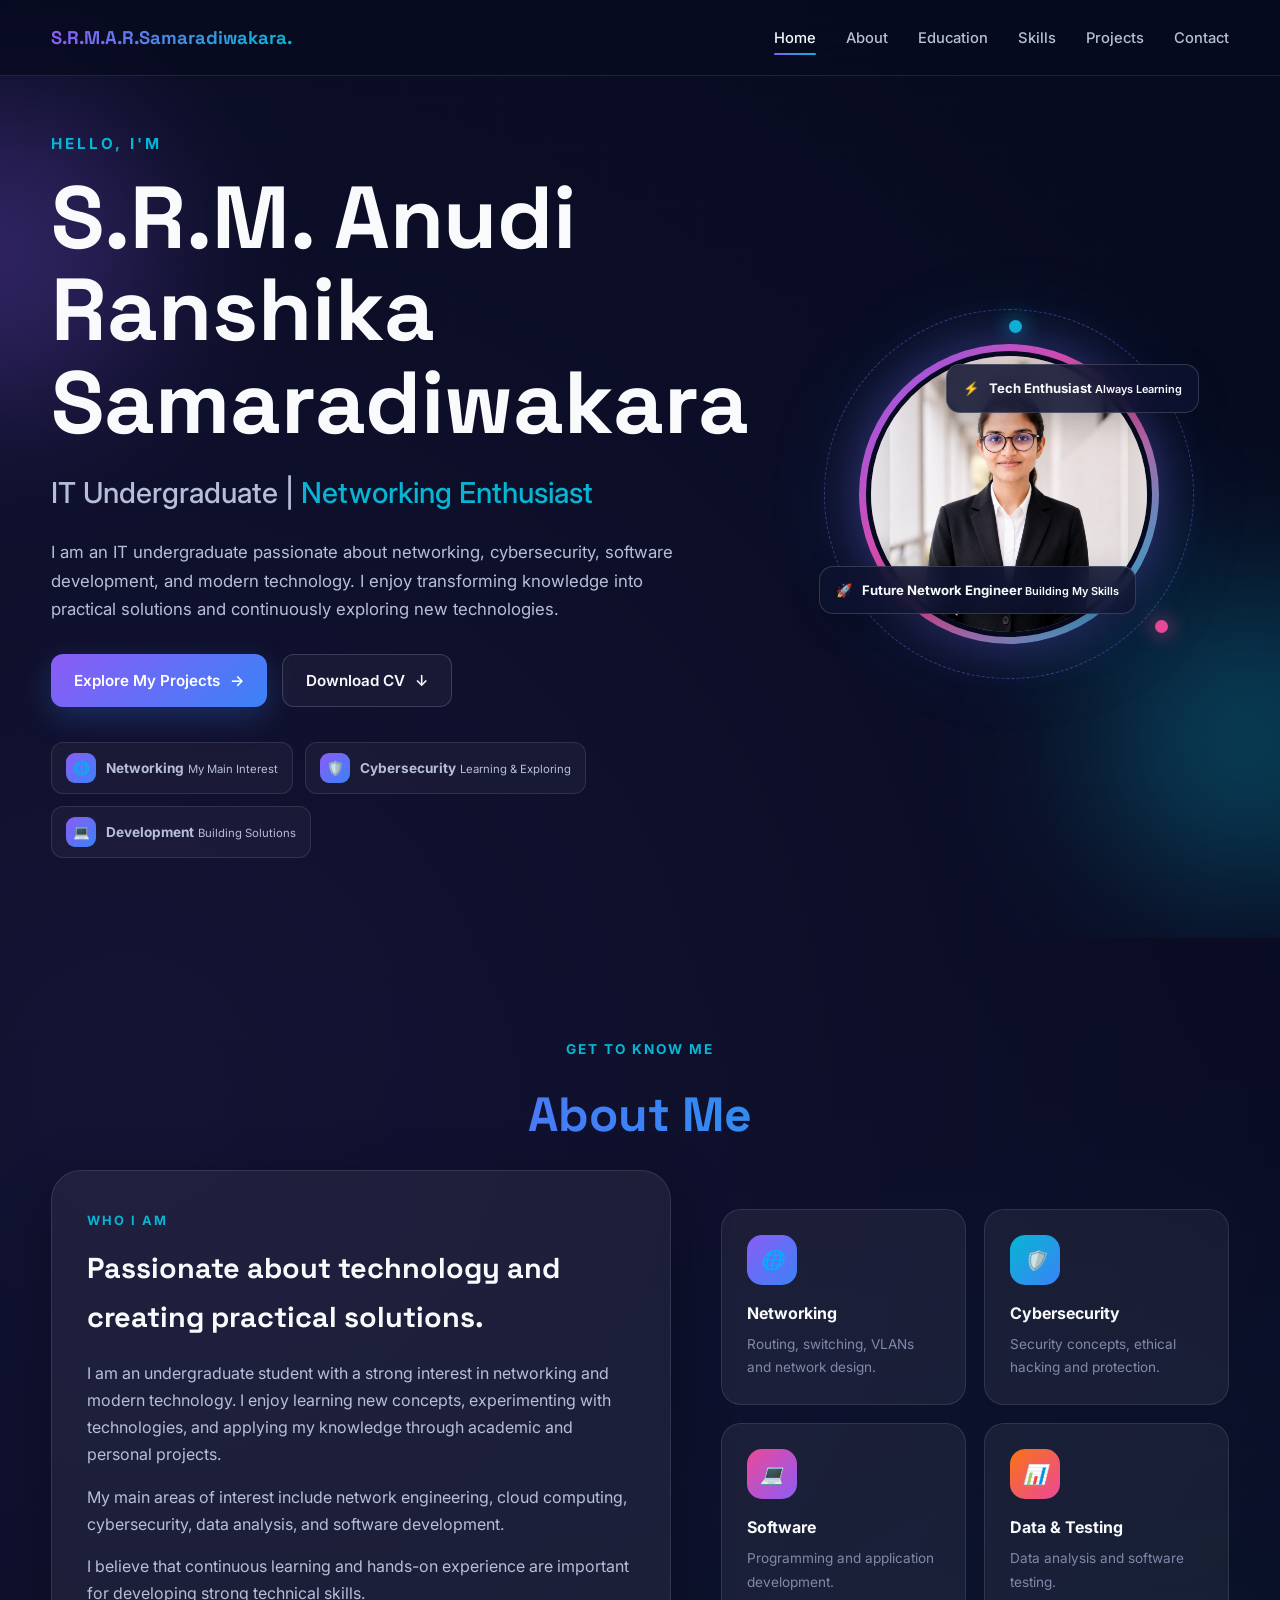
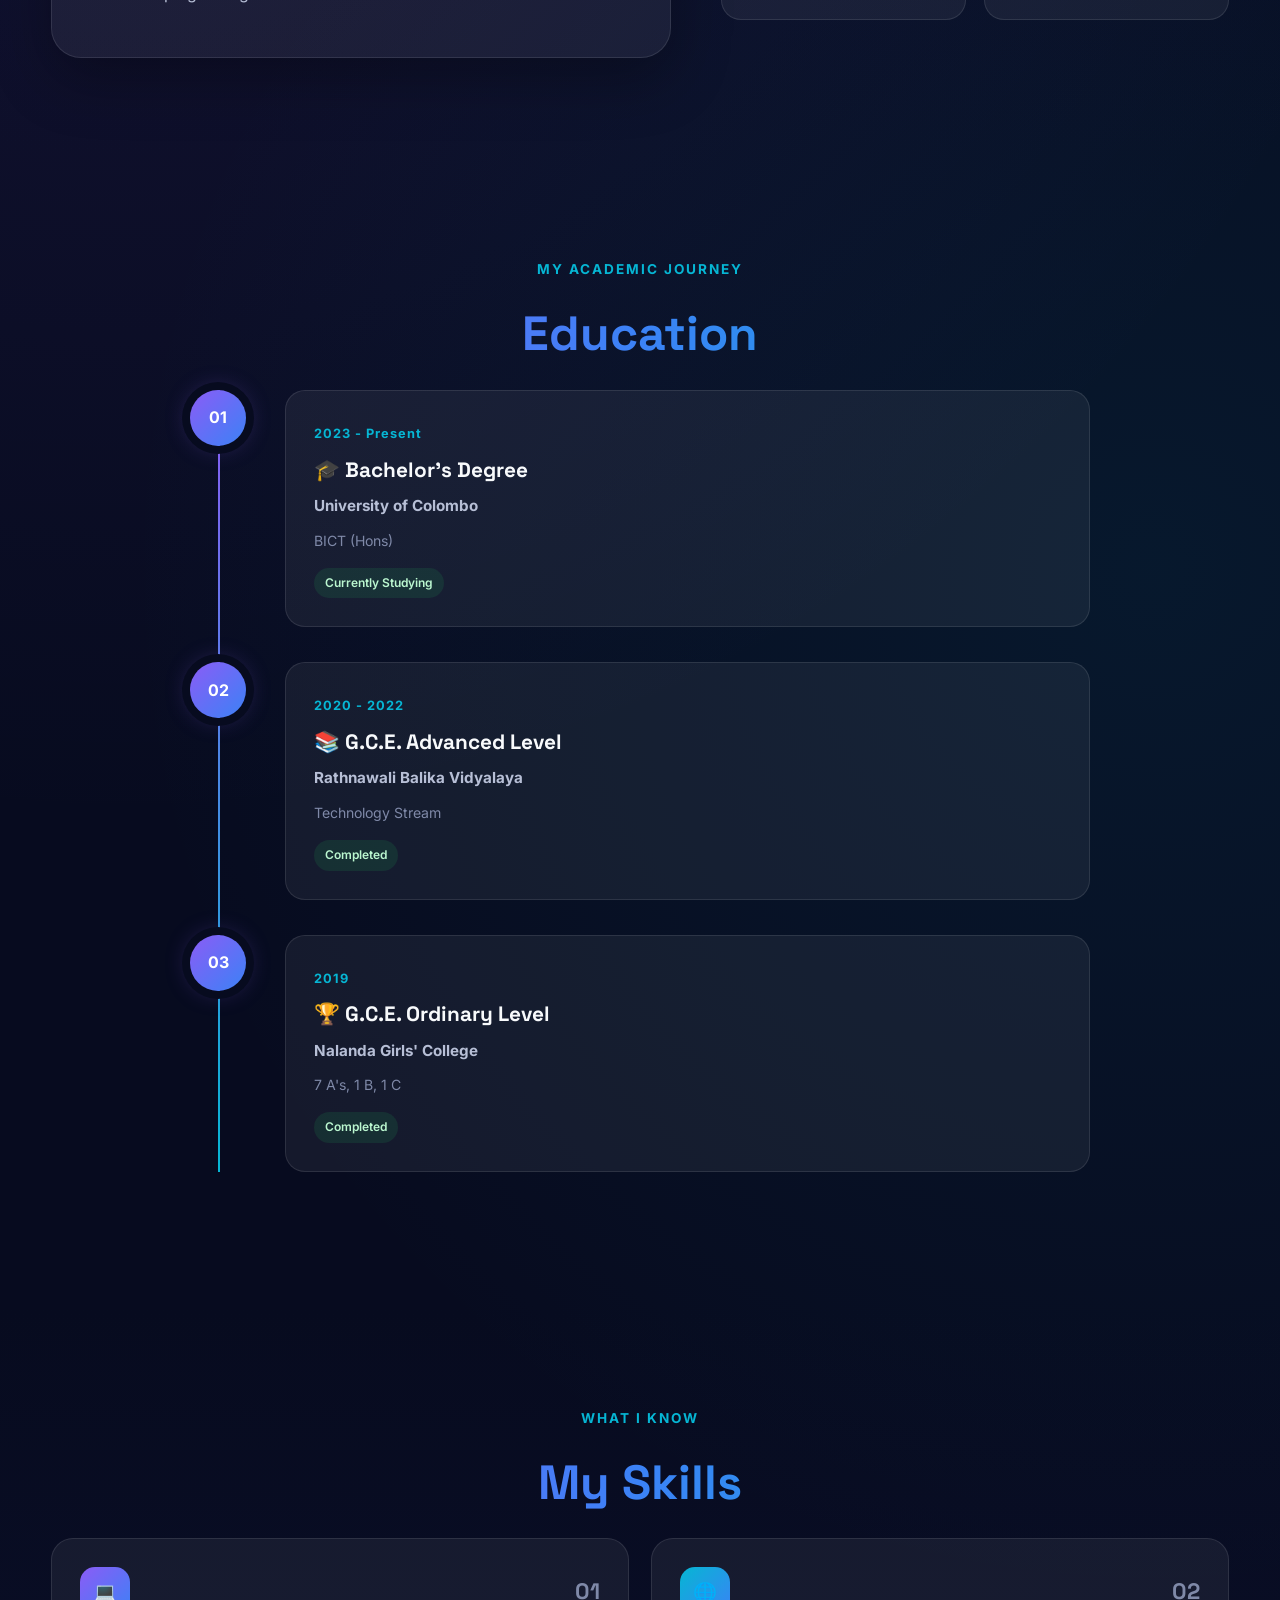
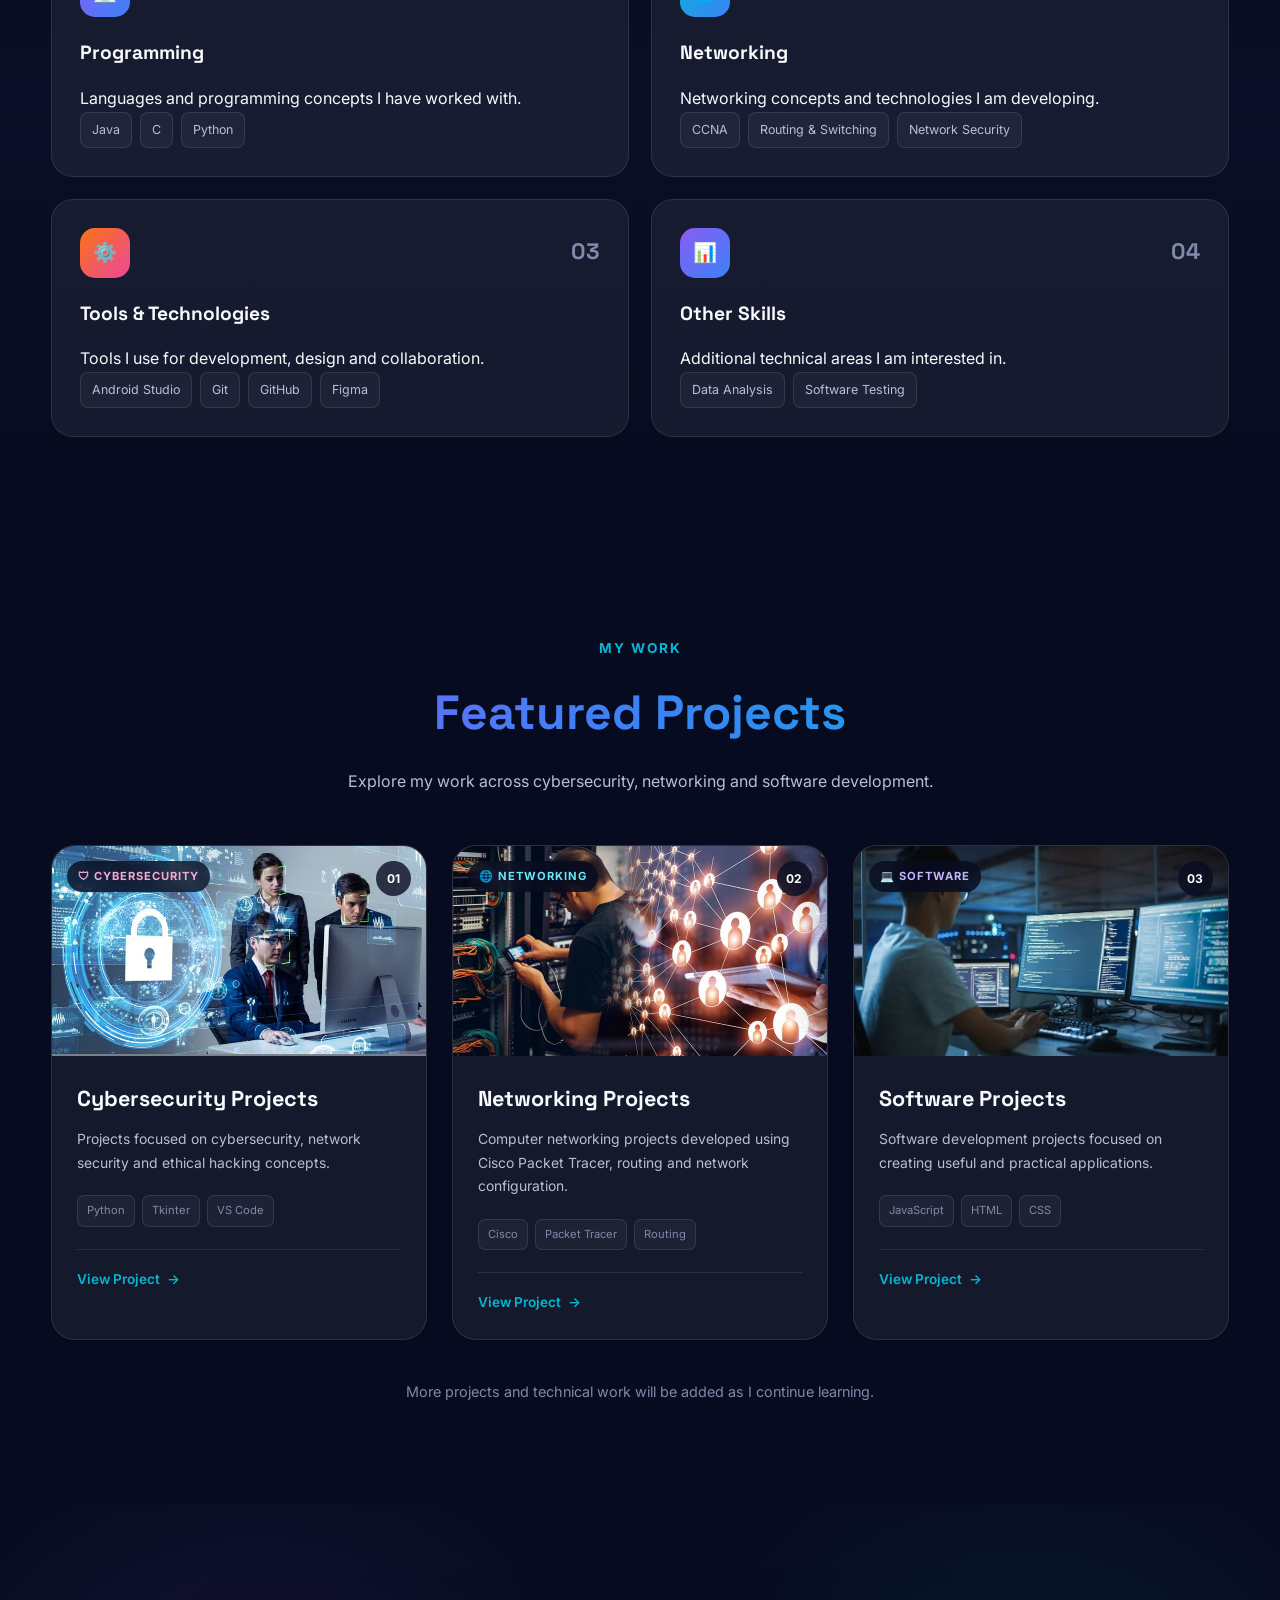
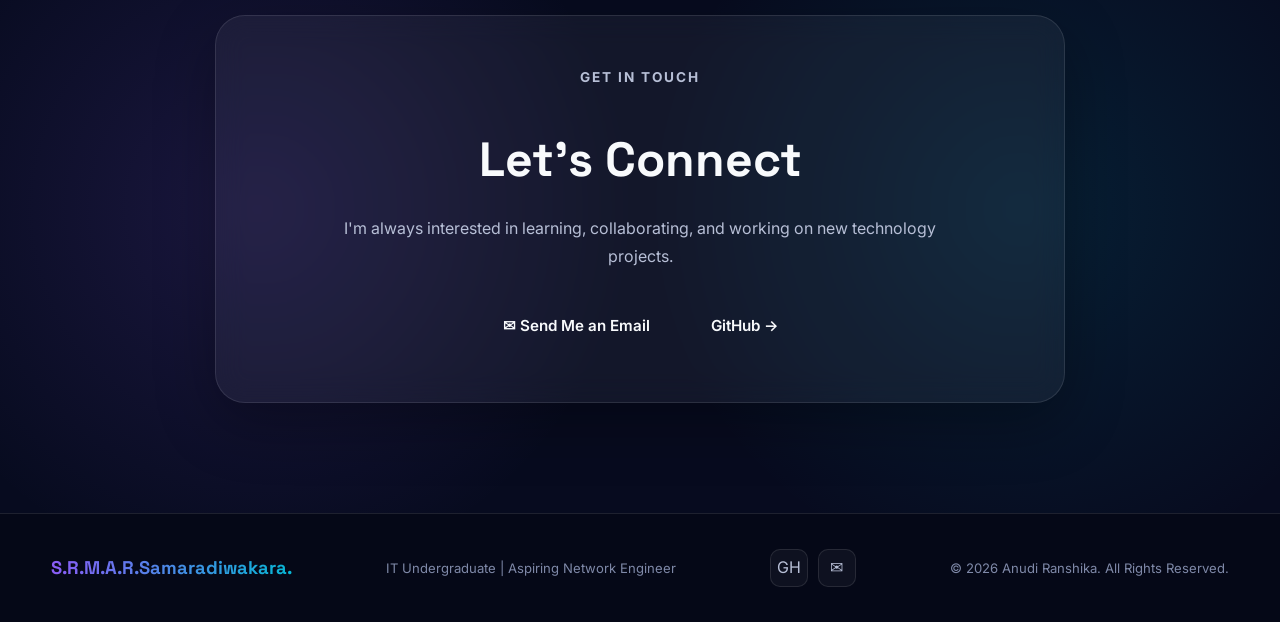
<file: index.html>
<!DOCTYPE html>
<html lang="en">

<head>

    <!-- ================= BASIC SETTINGS ================= -->

    <meta charset="UTF-8">
    <meta name="viewport" content="width=device-width, initial-scale=1.0">

    <meta name="description"
        content="Portfolio of S.R.M. Anudi Ranshika Samaradiwakara - IT Undergraduate and Aspiring Network Engineer.">

    <meta name="keywords"
        content="Anudi Ranshika, IT Undergraduate, Networking, Cybersecurity, Software Development, Portfolio">

    <meta name="author" content="S.R.M. Anudi Ranshika Samaradiwakara">

    <title>S.R.M. Anudi Ranshika Samaradiwakara | Portfolio</title>


    <!-- ================= GOOGLE FONT ================= -->

    <link rel="preconnect" href="https://fonts.googleapis.com">

    <link rel="preconnect" href="https://fonts.gstatic.com" crossorigin>

    <link href="https://fonts.googleapis.com/css2?family=Inter:wght@400;500;600;700;800&family=Space+Grotesk:wght@500;600;700&display=swap"
        rel="stylesheet">


    <!-- ================= CSS ================= -->

    <link rel="stylesheet" href="css/style.css">

</head>


<body>


    <!-- ==================================================
         NAVIGATION
    ================================================== -->

    <header class="header">

        <nav class="navbar">

            <!-- Logo -->

            <a href="#home" class="logo">
                S.R.M.A.R.Samaradiwakara.
            </a>


            <!-- Mobile menu button -->

            <button class="menu-toggle" aria-label="Open navigation menu">
                ☰
            </button>


            <!-- Navigation links -->

            <ul class="nav-links">

                <li><a href="#home" class="active">Home</a></li>
                <li><a href="#about">About</a></li>
                <li><a href="#education">Education</a></li>
                <li><a href="#skills">Skills</a></li>
                <li><a href="#projects">Projects</a></li>
                <li><a href="#contact">Contact</a></li>

            </ul>

        </nav>

    </header>



    <!-- ==================================================
         MAIN CONTENT
    ================================================== -->

    <main>


        <!-- ==================================================
             HERO SECTION
        ================================================== -->

        <section id="home" class="hero">


            <!-- Decorative background elements -->

            <div class="hero-glow glow-one"></div>

            <div class="hero-glow glow-two"></div>

            <div class="hero-grid"></div>


            <div class="container">

                <div class="hero-content">


                    <!-- Hero text column -->

                    <div class="hero-text">

                        <p class="small-title">
                            HELLO, I'M
                        </p>


                        <h1>
                            S.R.M. Anudi Ranshika Samaradiwakara
                        </h1>


                        <h2>
                            IT Undergraduate
                            <span>|</span>
                            <span class="typing-text">Networking Enthusiast</span>
                        </h2>


                        <p class="hero-description">

                            I am an IT undergraduate passionate about
                            networking, cybersecurity, software development,
                            and modern technology. I enjoy transforming
                            knowledge into practical solutions and continuously
                            exploring new technologies.

                        </p>


                        <!-- Hero buttons -->

                        <div class="hero-buttons">

                            <a href="#projects" class="btn btn-primary">
                                Explore My Projects
                                <span>→</span>
                            </a>


                           <a href="documents/Intern%20CV.pdf"
                               class="btn btn-outline"
                               target="_blank">

                                Download CV
                                <span>↓</span>

                            </a>

                        </div>


                        <!-- Quick information -->

                        <div class="hero-info">

                            <div class="info-item">

                                <span class="info-icon">🌐</span>

                                <div>
                                    <strong>Networking</strong>
                                    <small>My Main Interest</small>
                                </div>

                            </div>


                            <div class="info-item">

                                <span class="info-icon">🛡️</span>

                                <div>
                                    <strong>Cybersecurity</strong>
                                    <small>Learning & Exploring</small>
                                </div>

                            </div>


                            <div class="info-item">

                                <span class="info-icon">💻</span>

                                <div>
                                    <strong>Development</strong>
                                    <small>Building Solutions</small>
                                </div>

                            </div>

                        </div>

                    </div>



                    <!-- ==================================================
                         PROFILE IMAGE
                    ================================================== -->

                    <div class="hero-image">


                        <!-- Decorative orbit ring -->

                        <div class="image-orbit"></div>


                        <div class="profile-wrapper">


                            <div class="profile-circle">

                                <img src="images/profile.jpeg"
                                     alt="Profile photo of Anudi Ranshika">

                            </div>


                            <!-- Floating badges -->

                            <div class="floating-card card-top">

                                <span>⚡</span>

                                <div>
                                    <strong>Tech Enthusiast</strong>
                                    <small>Always Learning</small>
                                </div>

                            </div>


                            <div class="floating-card card-bottom">

                                <span>🚀</span>

                                <div>
                                    <strong>Future Network Engineer</strong>
                                    <small>Building My Skills</small>
                                </div>

                            </div>

                        </div>

                    </div>

                </div>

            </div>

        </section>



        <!-- ==================================================
             ABOUT SECTION
        ================================================== -->

        <section id="about" class="about reveal">

            <div class="container">

                <p class="section-label">GET TO KNOW ME</p>
                <h2 class="section-title">About Me</h2>


                <div class="about-grid">


                    <!-- About text -->

                    <div class="about-content">


                        <div class="about-label">
                            WHO I AM
                        </div>


                        <h3>
                            Passionate about
                            <span>technology</span>
                            and creating practical solutions.
                        </h3>


                        <p>

                            I am an undergraduate student with a strong
                            interest in networking and modern technology.
                            I enjoy learning new concepts, experimenting
                            with technologies, and applying my knowledge
                            through academic and personal projects.

                        </p>


                        <p>

                            My main areas of interest include network
                            engineering, cloud computing, cybersecurity,
                            data analysis, and software development.

                        </p>


                        <p>

                            I believe that continuous learning and
                            hands-on experience are important for
                            developing strong technical skills.

                        </p>


                    </div>



                    <!-- About highlights -->

                    <div class="about-highlights">


                        <div class="highlight-card">
                            <i>🌐</i>
                            <h4>Networking</h4>
                            <p>Routing, switching, VLANs and network design.</p>
                        </div>


                        <div class="highlight-card">
                            <i>🛡️</i>
                            <h4>Cybersecurity</h4>
                            <p>Security concepts, ethical hacking and protection.</p>
                        </div>


                        <div class="highlight-card">
                            <i>💻</i>
                            <h4>Software</h4>
                            <p>Programming and application development.</p>
                        </div>


                        <div class="highlight-card">
                            <i>📊</i>
                            <h4>Data & Testing</h4>
                            <p>Data analysis and software testing.</p>
                        </div>


                    </div>

                </div>

            </div>

        </section>



        <!-- ==================================================
             EDUCATION SECTION
        ================================================== -->

        <section id="education" class="section reveal">

            <div class="container">

                <p class="section-label">MY ACADEMIC JOURNEY</p>
                <h2 class="section-title">Education</h2>


                <div class="education-container">


                    <!-- University -->

                    <div class="education-card">

                        <div class="education-number">01</div>

                        <div class="education-content">

                            <span class="education-year">2023 - Present</span>

                            <h3>🎓 Bachelor's Degree</h3>
                            <h4>University of Colombo</h4>
                            <p>BICT (Hons)</p>

                            <span class="education-status">Currently Studying</span>

                        </div>

                    </div>



                    <!-- Advanced Level -->

                    <div class="education-card">

                        <div class="education-number">02</div>

                        <div class="education-content">

                            <span class="education-year">2020 - 2022</span>

                            <h3>📚 G.C.E. Advanced Level</h3>
                            <h4>Rathnawali Balika Vidyalaya</h4>
                            <p>Technology Stream</p>

                            <span class="education-status">Completed</span>

                        </div>

                    </div>



                    <!-- Ordinary Level -->

                    <div class="education-card">

                        <div class="education-number">03</div>

                        <div class="education-content">

                            <span class="education-year">2019</span>

                            <h3>🏆 G.C.E. Ordinary Level</h3>
                            <h4>Nalanda Girls' College</h4>
                            <p>7 A's, 1 B, 1 C</p>

                            <span class="education-status">Completed</span>

                        </div>

                    </div>

                </div>

            </div>

        </section>



        <!-- ==================================================
             SKILLS SECTION
        ================================================== -->

        <section id="skills" class="skills reveal">

            <div class="container">

                <p class="section-label">WHAT I KNOW</p>
                <h2 class="section-title">My Skills</h2>


                <div class="skills-grid">


                    <!-- Programming -->

                    <div class="skill-card">

                        <div class="skill-top">
                            <div class="skill-icon">💻</div>
                            <span class="skill-number">01</span>
                        </div>

                        <h3>Programming</h3>

                        <p>Languages and programming concepts I have worked with.</p>

                        <ul class="skill-list">
                            <li>Java</li>
                            <li>C</li>
                            <li>Python</li>
                        </ul>

                    </div>



                    <!-- Networking -->

                    <div class="skill-card networking">

                        <div class="skill-top">
                            <div class="skill-icon">🌐</div>
                            <span class="skill-number">02</span>
                        </div>

                        <h3>Networking</h3>

                        <p>Networking concepts and technologies I am developing.</p>

                        <ul class="skill-list">
                            <li>CCNA</li>
                            <li>Routing & Switching</li>
                            <li>Network Security</li>
                        </ul>

                    </div>



                    <!-- Tools -->

                    <div class="skill-card tools">

                        <div class="skill-top">
                            <div class="skill-icon">⚙️</div>
                            <span class="skill-number">03</span>
                        </div>

                        <h3>Tools & Technologies</h3>

                        <p>Tools I use for development, design and collaboration.</p>

                        <ul class="skill-list">
                            <li>Android Studio</li>
                            <li>Git</li>
                            <li>GitHub</li>
                            <li>Figma</li>
                        </ul>

                    </div>



                    <!-- Other -->

                    <div class="skill-card">

                        <div class="skill-top">
                            <div class="skill-icon">📊</div>
                            <span class="skill-number">04</span>
                        </div>

                        <h3>Other Skills</h3>

                        <p>Additional technical areas I am interested in.</p>

                        <ul class="skill-list">
                            <li>Data Analysis</li>
                            <li>Software Testing</li>
                        </ul>

                    </div>

                </div>

            </div>

        </section>



        <!-- ==================================================
             PROJECTS SECTION
        ================================================== -->

        <section id="projects" class="projects reveal">

            <div class="container">

                <p class="section-label">MY WORK</p>
                <h2 class="section-title">Featured Projects</h2>

                <p class="section-description">
                    Explore my work across cybersecurity,
                    networking and software development.
                </p>


                <div class="projects-grid">


                    <!-- =========================================
                         CYBERSECURITY
                    ========================================= -->

                    <div class="project-card cybersecurity">

                        <div class="project-image">

                            <img src="images/cybersecurity.jpg"
                                 alt="Cybersecurity Project">

                            <div class="project-category">🛡 CYBERSECURITY</div>
                            <div class="project-number">01</div>

                        </div>


                        <div class="project-content">

                            <h3>Cybersecurity Projects</h3>

                            <p>
                                Projects focused on cybersecurity,
                                network security and ethical hacking
                                concepts.
                            </p>

                            <div class="project-technologies">
                                <span>Python</span>
                                <span>Tkinter</span>
                                <span>VS Code</span>
                            </div>

                            <div class="project-footer">
                                <a href="cyber_projects.html" class="project-link">
                                    View Project <span>→</span>
                                </a>
                            </div>

                        </div>

                    </div>



                    <!-- =========================================
                         NETWORKING
                    ========================================= -->

                    <div class="project-card networking">

                        <div class="project-image">

                            <img src="images/networking.jpg"
                                 alt="Networking Project">

                            <div class="project-category">🌐 NETWORKING</div>
                            <div class="project-number">02</div>

                        </div>


                        <div class="project-content">

                            <h3>Networking Projects</h3>

                            <p>
                                Computer networking projects
                                developed using Cisco Packet Tracer,
                                routing and network configuration.
                            </p>

                            <div class="project-technologies">
                                <span>Cisco</span>
                                <span>Packet Tracer</span>
                                <span>Routing</span>
                            </div>

                            <div class="project-footer">
                                <a href="networking.html" class="project-link">
                                    View Project <span>→</span>
                                </a>
                            </div>

                        </div>

                    </div>



                    <!-- =========================================
                         SOFTWARE
                    ========================================= -->

                    <div class="project-card software">

                        <div class="project-image">

                            <img src="images/software.jpg"
                                 alt="Software Development Project">

                            <div class="project-category">💻 SOFTWARE</div>
                            <div class="project-number">03</div>

                        </div>


                        <div class="project-content">

                            <h3>Software Projects</h3>

                            <p>
                                Software development projects
                                focused on creating useful and
                                practical applications.
                            </p>

                            <div class="project-technologies">
                                <span>JavaScript</span>
                                <span>HTML</span>
                                <span>CSS</span>
                            </div>

                            <div class="project-footer">
                                <a href="software.html" class="project-link">
                                    View Project <span>→</span>
                                </a>
                            </div>

                        </div>

                    </div>

                </div>


                <!-- Project message -->

                <p class="projects-note">
                    More projects and technical work
                    will be added as I continue learning.
                </p>

            </div>

        </section>



        <!-- ==================================================
             CONTACT SECTION
        ================================================== -->

        <section id="contact" class="contact reveal">

            <div class="contact-background"></div>

            <div class="container">

                <div class="contact-content">

                    <p class="section-label">GET IN TOUCH</p>
                    <h2>Let's Connect</h2>

                    <p>
                        I'm always interested in learning,
                        collaborating, and working on new
                        technology projects.
                    </p>

                    <div class="contact-buttons">

  <a href="https://mail.google.com/mail/u/0/?view=cm&fs=1&to=anudiranshika02@gmail.com"
   class="btn primary-btn"
   target="_blank"
   rel="noopener noreferrer">
    ✉ Send Me an Email
</a>

    <a href="https://github.com/AR009283"
       class="btn secondary-btn"
       target="_blank">
        GitHub →
    </a>

</div>

            </div>

        </section>

    </main>



    <!-- ==================================================
         FOOTER
    ================================================== -->

    <footer class="footer">

        <div class="container">

            <div class="footer-content">

                <div class="logo">S.R.M.A.R.Samaradiwakara.</div>

                <p>IT Undergraduate | Aspiring Network Engineer</p>

                <div class="footer-social">
                    <a href="https://github.com/" target="_blank" aria-label="GitHub">GH</a>
                    <a href="mailto:anudiranshika02@gmail.com" aria-label="Email">✉</a>
                </div>

                <p class="copyright">© 2026 Anudi Ranshika. All Rights Reserved.</p>

            </div>

        </div>

    </footer>



    <!-- ==================================================
         BACK TO TOP
    ================================================== -->

    <button id="backToTop" aria-label="Back to top">↑</button>



    <!-- ==================================================
         JAVASCRIPT
    ================================================== -->

    <script src="js/script.js"></script>


</body>

</html>
</file>
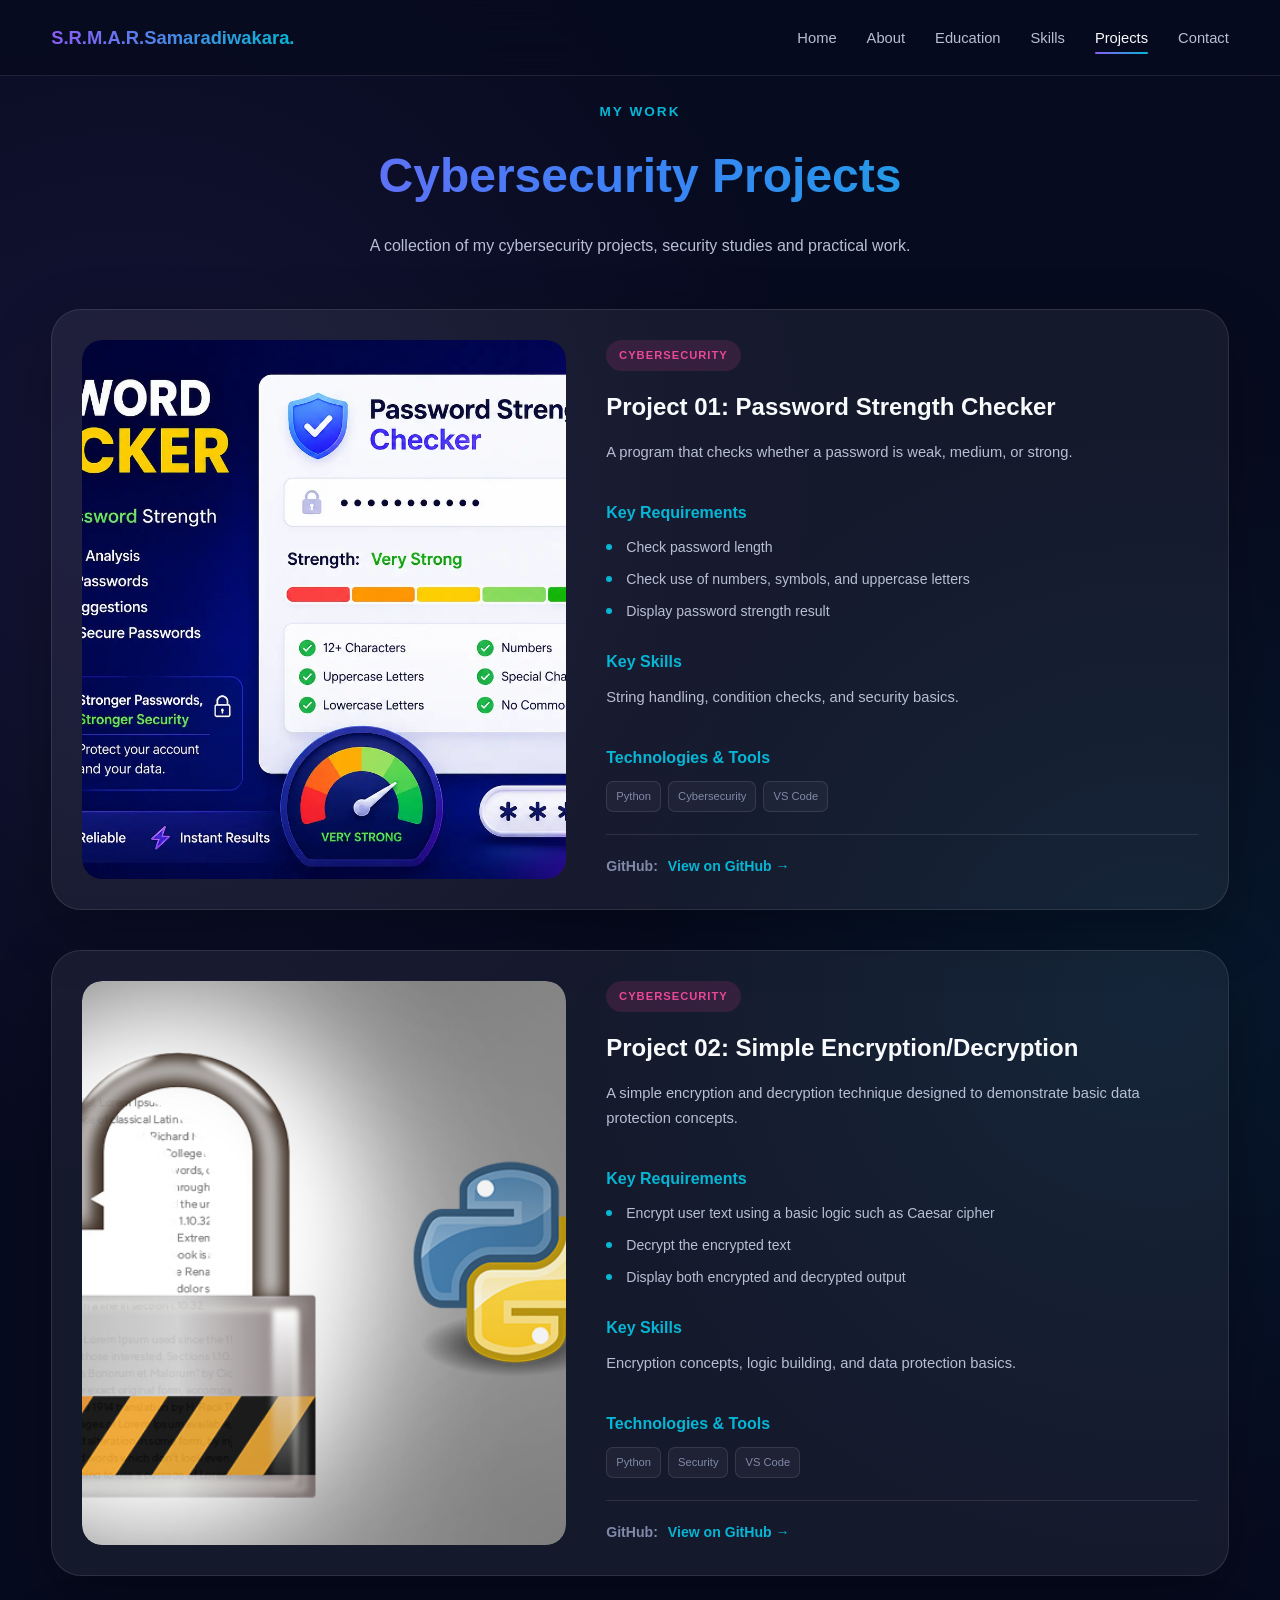
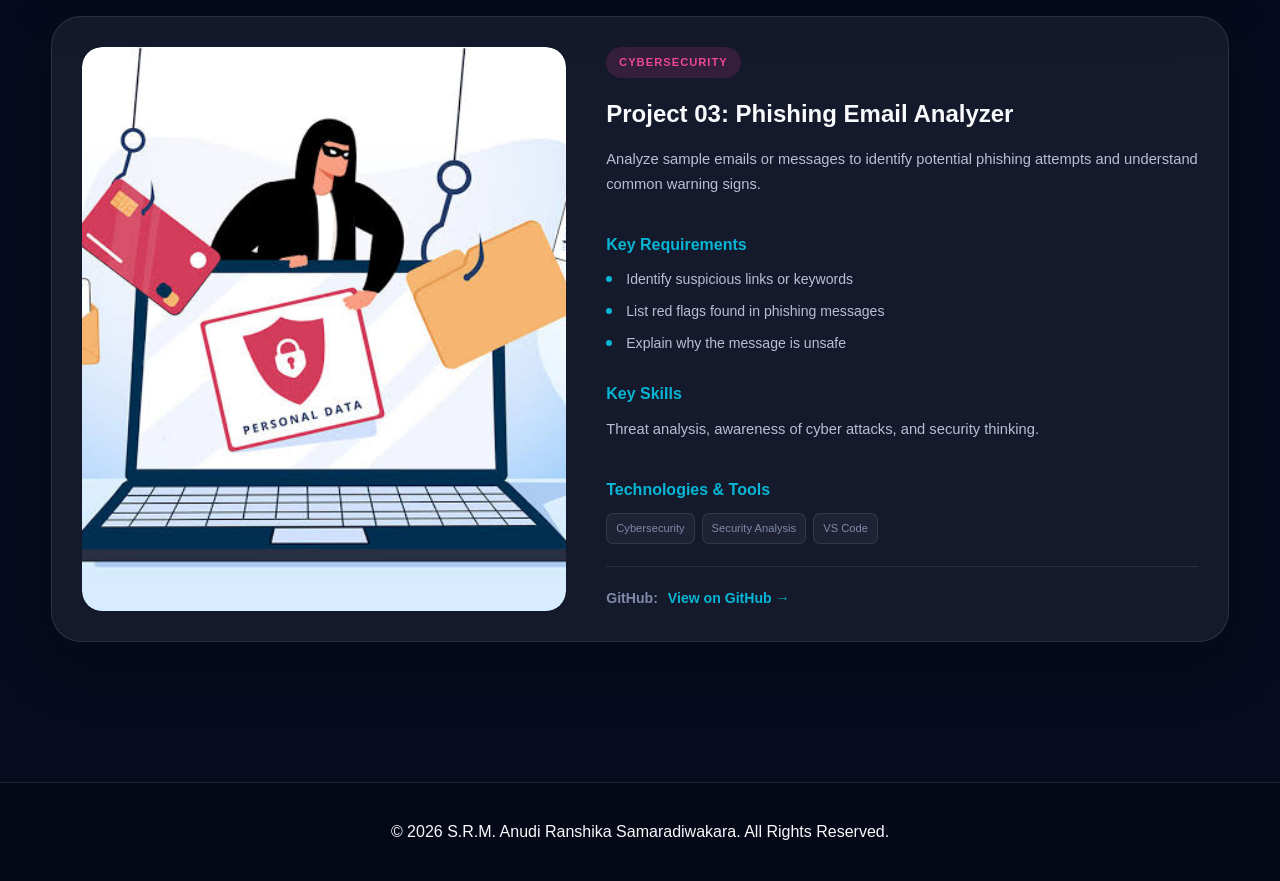
<file: cyber_projects.html>
<!DOCTYPE html>
<html lang="en">

<head>

    <meta charset="UTF-8">

    <meta name="viewport" content="width=device-width, initial-scale=1.0">

    <title>Cybersecurity Projects | S.R.M.A.R. Samaradiwakara</title>

    <link rel="stylesheet" href="css/style.css">

</head>

<body>

<!-- ================= HEADER ================= -->

<header class="header">

    <nav class="navbar">

        <a href="index.html" class="logo">
            S.R.M.A.R.Samaradiwakara.
        </a>

        <button class="menu-toggle" aria-label="Toggle navigation">
            ☰
        </button>

        <ul class="nav-links">

            <li><a href="index.html">Home</a></li>
            <li><a href="index.html#about">About</a></li>
            <li><a href="index.html#education">Education</a></li>
            <li><a href="index.html#skills">Skills</a></li>
            <li><a href="index.html#projects" class="active">Projects</a></li>
            <li><a href="index.html#contact">Contact</a></li>

        </ul>

    </nav>

</header>


<!-- ================= MAIN ================= -->

<main>

    <section class="section project-page">

        <div class="container">

            <!-- ================= PAGE TITLE ================= -->

            <p class="section-label">MY WORK</p>
            <h1 class="section-title">Cybersecurity Projects</h1>

            <p class="section-description">
                A collection of my cybersecurity projects,
                security studies and practical work.
            </p>


            <!-- ================= PROJECT 01 ================= -->

            <article class="detailed-project">

                <div class="detailed-project-image">

                    <img
                        src="images/cybersecurity/project-1.jpg"
                        alt="Password Strength Checker Project"
                    >

                </div>


                <div class="detailed-project-content">

                    <span class="project-category cyber-category">
                        CYBERSECURITY
                    </span>

                    <h2>
                        Project 01: Password Strength Checker
                    </h2>

                    <p>
                        A program that checks whether a password is
                        weak, medium, or strong.
                    </p>

                    <h3>Key Requirements</h3>

                    <ul>
                        <li>Check password length</li>
                        <li>Check use of numbers, symbols, and uppercase letters</li>
                        <li>Display password strength result</li>
                    </ul>

                    <h3>Key Skills</h3>

                    <p>
                        String handling, condition checks, and
                        security basics.
                    </p>

                    <h3>Technologies & Tools</h3>

                    <div class="project-technologies">
                        <span>Python</span>
                        <span>Cybersecurity</span>
                        <span>VS Code</span>
                    </div>

                    <div class="github-link">
                        <span>GitHub:</span>
                        <a
                            href="https://github.com/AR009283/DecodeLabs-Internship"
                            target="_blank"
                            rel="noopener noreferrer"
                        >
                            View on GitHub →
                        </a>
                    </div>

                </div>

            </article>


            <!-- ================= PROJECT 02 ================= -->

            <article class="detailed-project">

                <div class="detailed-project-image">

                    <img
                        src="images/cybersecurity/project-2.jpg"
                        alt="Simple Encryption and Decryption Project"
                    >

                </div>


                <div class="detailed-project-content">

                    <span class="project-category cyber-category">
                        CYBERSECURITY
                    </span>

                    <h2>
                        Project 02: Simple Encryption/Decryption
                    </h2>

                    <p>
                        A simple encryption and decryption technique
                        designed to demonstrate basic data protection
                        concepts.
                    </p>

                    <h3>Key Requirements</h3>

                    <ul>
                        <li>Encrypt user text using a basic logic such as Caesar cipher</li>
                        <li>Decrypt the encrypted text</li>
                        <li>Display both encrypted and decrypted output</li>
                    </ul>

                    <h3>Key Skills</h3>

                    <p>
                        Encryption concepts, logic building, and
                        data protection basics.
                    </p>

                    <h3>Technologies & Tools</h3>

                    <div class="project-technologies">
                        <span>Python</span>
                        <span>Security</span>
                        <span>VS Code</span>
                    </div>

                    <div class="github-link">
                        <span>GitHub:</span>
                        <a
                            href="https://github.com/AR009283/DecodeLabs-Internship"
                            target="_blank"
                            rel="noopener noreferrer"
                        >
                            View on GitHub →
                        </a>
                    </div>

                </div>

            </article>


            <!-- ================= PROJECT 03 ================= -->

            <article class="detailed-project">

                <div class="detailed-project-image">

                    <img
                        src="images/cybersecurity/project-3.jpg"
                        alt="Phishing Email Analyzer Project"
                    >

                </div>


                <div class="detailed-project-content">

                    <span class="project-category cyber-category">
                        CYBERSECURITY
                    </span>

                    <h2>
                        Project 03: Phishing Email Analyzer
                    </h2>

                    <p>
                        Analyze sample emails or messages to identify
                        potential phishing attempts and understand
                        common warning signs.
                    </p>

                    <h3>Key Requirements</h3>

                    <ul>
                        <li>Identify suspicious links or keywords</li>
                        <li>List red flags found in phishing messages</li>
                        <li>Explain why the message is unsafe</li>
                    </ul>

                    <h3>Key Skills</h3>

                    <p>
                        Threat analysis, awareness of cyber attacks,
                        and security thinking.
                    </p>

                    <h3>Technologies & Tools</h3>

                    <div class="project-technologies">
                        <span>Cybersecurity</span>
                        <span>Security Analysis</span>
                        <span>VS Code</span>
                    </div>

                    <div class="github-link">
                        <span>GitHub:</span>
                        <a
                            href="https://github.com/AR009283/DecodeLabs-Internship"
                            target="_blank"
                            rel="noopener noreferrer"
                        >
                            View on GitHub →
                        </a>
                    </div>

                </div>

            </article>

        </div>

    </section>

</main>


<!-- ================= FOOTER ================= -->

<footer class="footer">

    <div class="container">

        <p class="footer-simple">
            © 2026 S.R.M. Anudi Ranshika Samaradiwakara.
            All Rights Reserved.
        </p>

    </div>

</footer>


<!-- ================= BACK TO TOP ================= -->

<button id="backToTop" aria-label="Back to top">
    ↑
</button>


<script src="js/script.js"></script>

</body>

</html>
</file>
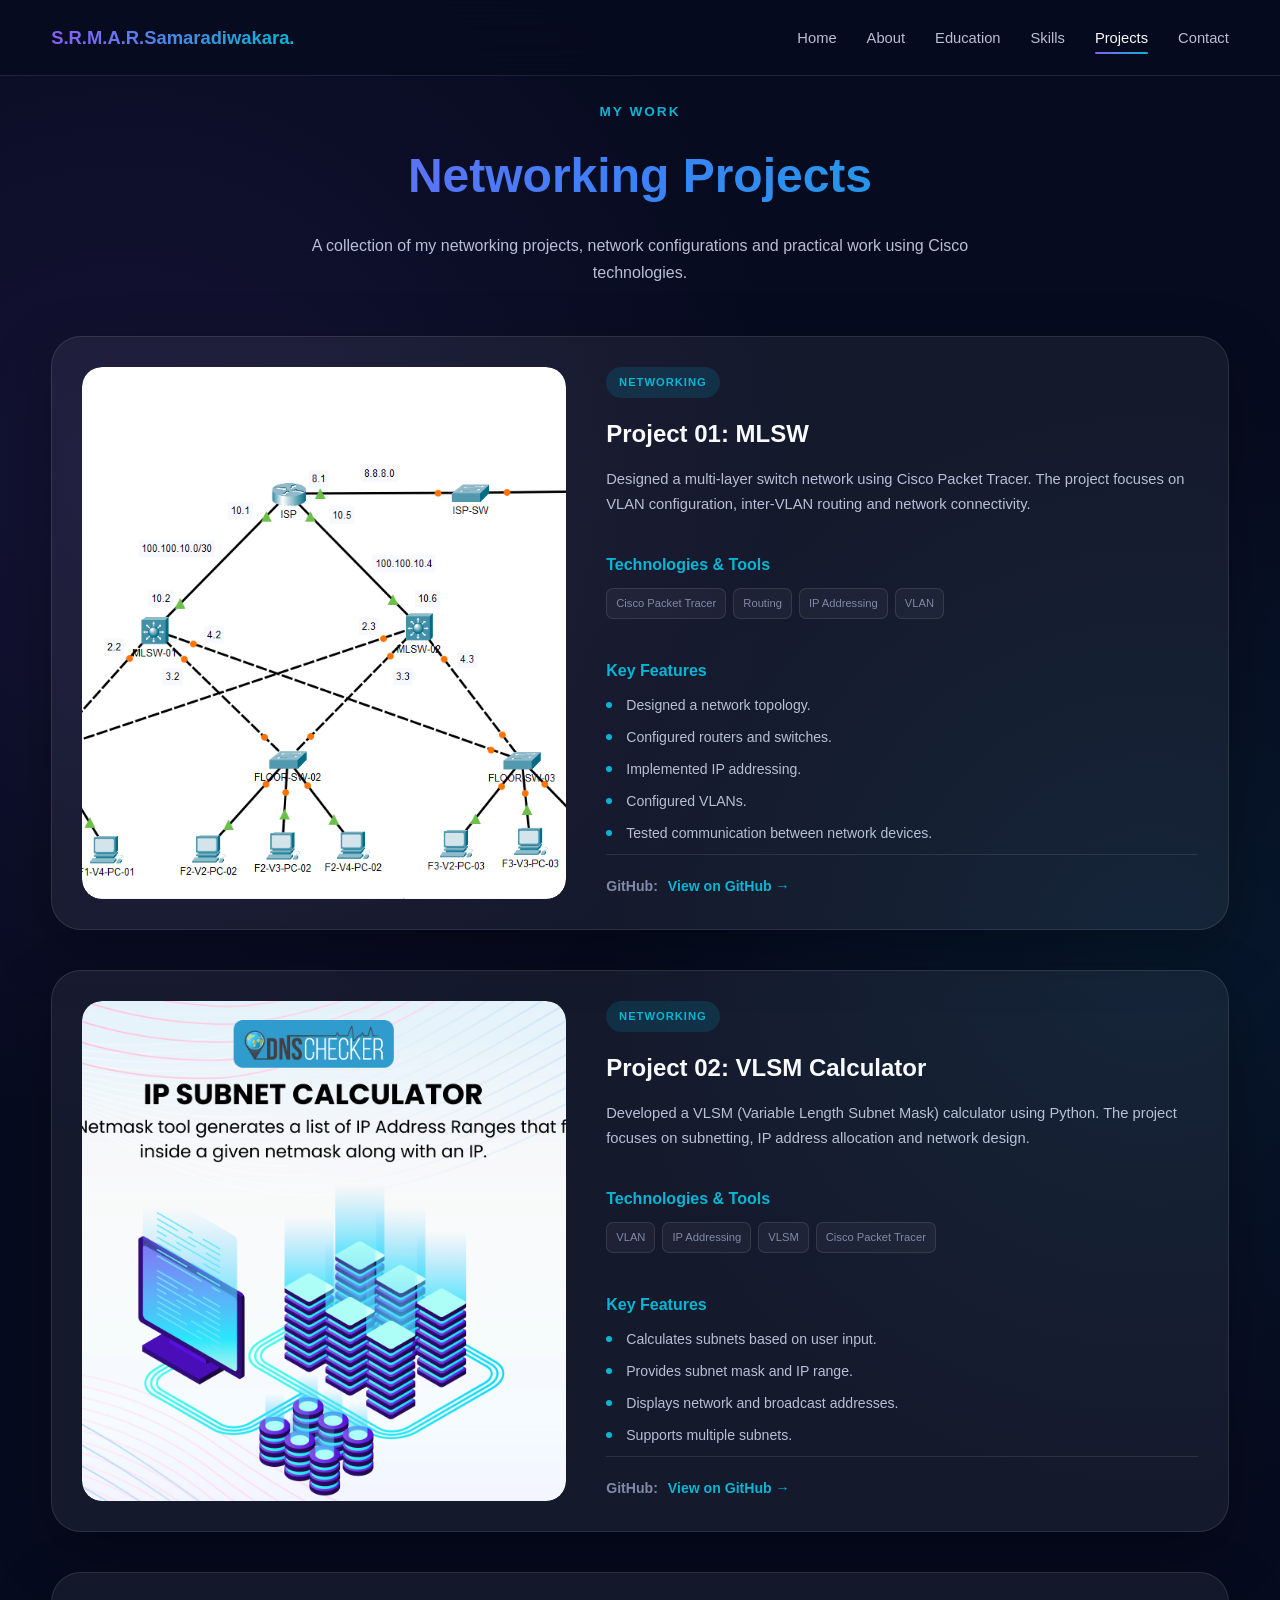
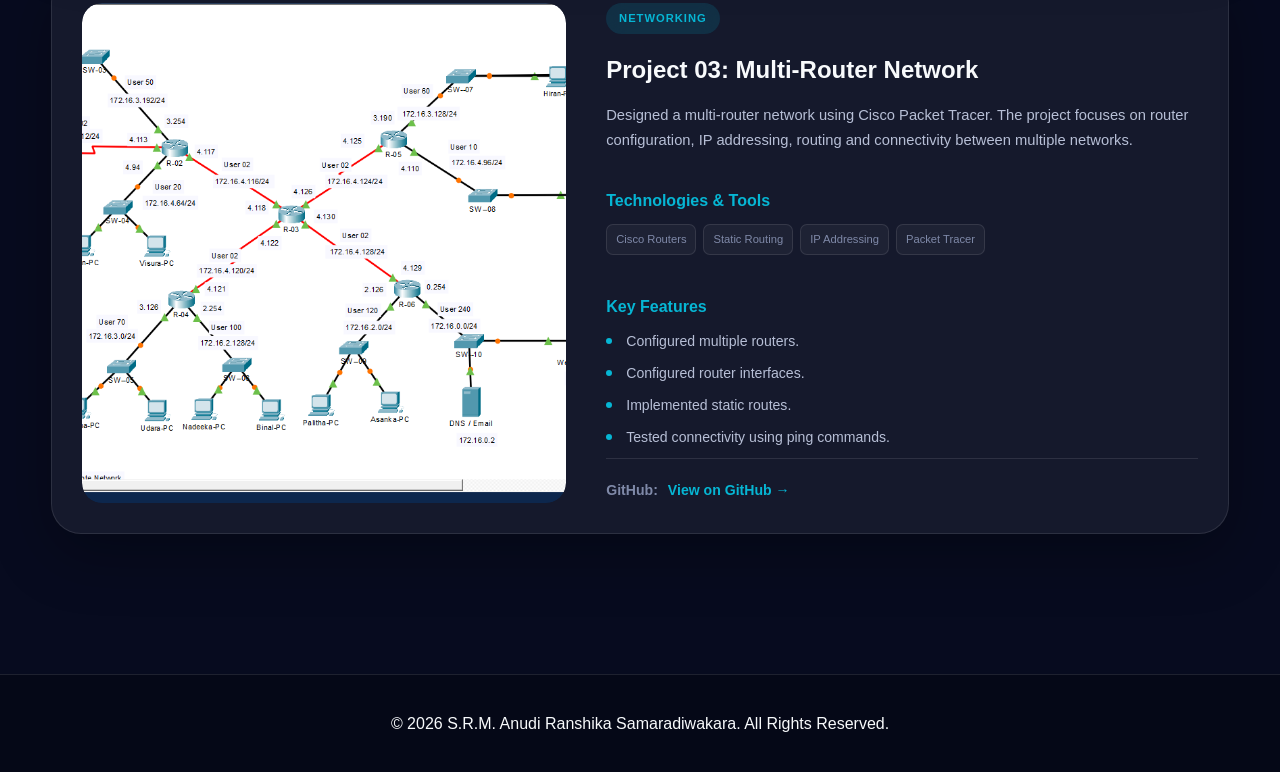
<file: networking.html>
<!DOCTYPE html>
<html lang="en">

<head>

    <meta charset="UTF-8">

    <meta name="viewport"
          content="width=device-width, initial-scale=1.0">

    <title>Networking Projects | S.R.M.A.R. Samaradiwakara</title>

    <link rel="stylesheet"
          href="css/style.css">

</head>

<body>


<!-- ================= HEADER ================= -->

<header class="header">

    <nav class="navbar">

        <a href="index.html" class="logo">
            S.R.M.A.R.Samaradiwakara.
        </a>

        <button class="menu-toggle" aria-label="Toggle navigation">
            ☰
        </button>

        <ul class="nav-links">

            <li><a href="index.html">Home</a></li>
            <li><a href="index.html#about">About</a></li>
            <li><a href="index.html#education">Education</a></li>
            <li><a href="index.html#skills">Skills</a></li>
            <li><a href="index.html#projects" class="active">Projects</a></li>
            <li><a href="index.html#contact">Contact</a></li>

        </ul>

    </nav>

</header>


<!-- ================= NETWORKING PROJECTS ================= -->

<main>

<section class="section project-page">

    <div class="container">

        <p class="section-label">MY WORK</p>
        <h1 class="section-title">Networking Projects</h1>

        <p class="section-description">
            A collection of my networking projects,
            network configurations and practical
            work using Cisco technologies.
        </p>


        <!-- ================= PROJECT 01 ================= -->

        <article class="detailed-project">

            <div class="detailed-project-image">

                <img
                    src="images/networking/project-1.jpg"
                    alt="MLSW Project"
                >

            </div>


            <div class="detailed-project-content">

                <span class="project-category networking-category">
                    NETWORKING
                </span>

                <h2>
                    Project 01: MLSW
                </h2>

                <p>
                    Designed a multi-layer switch network
                    using Cisco Packet Tracer. The project
                    focuses on VLAN configuration, inter-VLAN
                    routing and network connectivity.
                </p>

                <h3>Technologies & Tools</h3>

                <div class="project-technologies">
                    <span>Cisco Packet Tracer</span>
                    <span>Routing</span>
                    <span>IP Addressing</span>
                    <span>VLAN</span>
                </div>

                <h3>Key Features</h3>

                <ul class="project-list">
                    <li>Designed a network topology.</li>
                    <li>Configured routers and switches.</li>
                    <li>Implemented IP addressing.</li>
                    <li>Configured VLANs.</li>
                    <li>Tested communication between network devices.</li>
                </ul>

                <div class="github-link">
                    <span>GitHub:</span>
                    <a href="https://github.com/AR009283/MLSW" target="_blank" rel="noopener noreferrer">
                        View on GitHub →
                    </a>
                </div>

            </div>

        </article>



        <!-- ================= PROJECT 02 ================= -->

        <article class="detailed-project">

            <div class="detailed-project-image">

                <img
                    src="images/networking/project-2.jpg"
                    alt="VLSM Calculator Project"
                >

            </div>


            <div class="detailed-project-content">

                <span class="project-category networking-category">
                    NETWORKING
                </span>

                <h2>
                    Project 02: VLSM Calculator
                </h2>

                <p>
                    Developed a VLSM (Variable Length Subnet Mask)
                    calculator using Python. The project
                    focuses on subnetting, IP address allocation
                    and network design.
                </p>

                <h3>Technologies & Tools</h3>

                <div class="project-technologies">
                    <span>VLAN</span>
                    <span>IP Addressing</span>
                    <span>VLSM</span>
                    <span>Cisco Packet Tracer</span>
                </div>

                <h3>Key Features</h3>

                <ul class="project-list">
                    <li>Calculates subnets based on user input.</li>
                    <li>Provides subnet mask and IP range.</li>
                    <li>Displays network and broadcast addresses.</li>
                    <li>Supports multiple subnets.</li>
                </ul>

                <div class="github-link">
                    <span>GitHub:</span>
                    <a href="https://github.com/AR009283/NetCalc-Lite" target="_blank" rel="noopener noreferrer">
                        View on GitHub →
                    </a>
                </div>

            </div>

        </article>



        <!-- ================= PROJECT 03 ================= -->

        <article class="detailed-project">

            <div class="detailed-project-image">

                <img
                    src="images/networking/project-3.jpg"
                    alt="Routing Project"
                >

            </div>


            <div class="detailed-project-content">

                <span class="project-category networking-category">
                    NETWORKING
                </span>

                <h2>
                    Project 03: Multi-Router Network
                </h2>

                <p>
                    Designed a multi-router network
                    using Cisco Packet Tracer.
                    The project focuses on router
                    configuration, IP addressing,
                    routing and connectivity between
                    multiple networks.
                </p>

                <h3>Technologies & Tools</h3>

                <div class="project-technologies">
                    <span>Cisco Routers</span>
                    <span>Static Routing</span>
                    <span>IP Addressing</span>
                    <span>Packet Tracer</span>
                </div>

                <h3>Key Features</h3>

                <ul class="project-list">
                    <li>Configured multiple routers.</li>
                    <li>Configured router interfaces.</li>
                    <li>Implemented static routes.</li>
                    <li>Tested connectivity using ping commands.</li>
                </ul>

                <div class="github-link">
                    <span>GitHub:</span>
                    <a href="https://github.com/AR009283/MLSW" target="_blank" rel="noopener noreferrer">
                        View on GitHub →
                    </a>
                </div>

            </div>

        </article>

    </div>

</section>

</main>


<!-- ================= FOOTER ================= -->

<footer class="footer">

    <div class="container">

        <p class="footer-simple">
            © 2026 S.R.M. Anudi Ranshika Samaradiwakara. All Rights Reserved.
        </p>

    </div>

</footer>


<!-- ================= BACK TO TOP ================= -->

<button id="backToTop" aria-label="Back to top">
    ↑
</button>


<script src="js/script.js"></script>

</body>

</html>
</file>
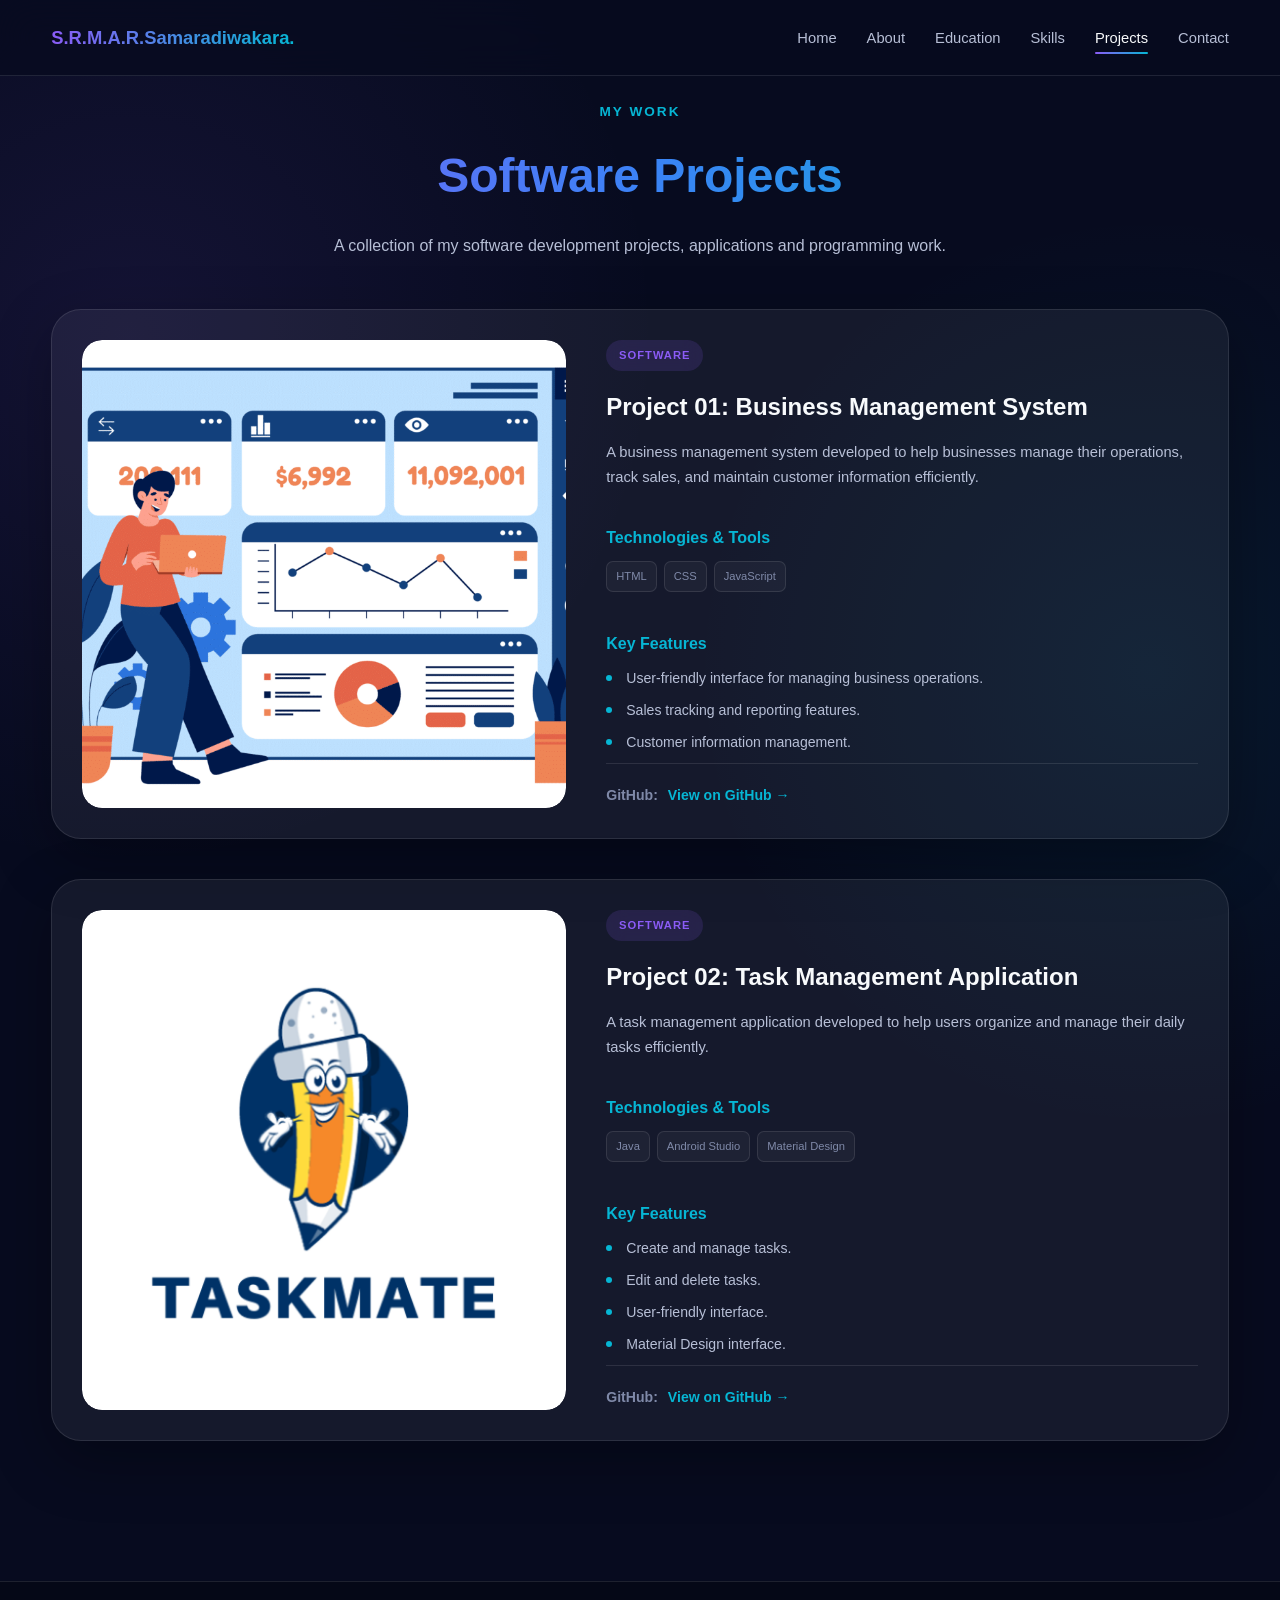
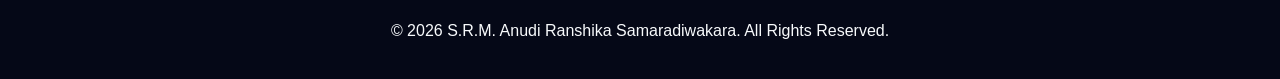
<file: software.html>
<!DOCTYPE html>
<html lang="en">

<head>

    <meta charset="UTF-8">

    <meta name="viewport"
          content="width=device-width, initial-scale=1.0">

    <title>Software Projects | S.R.M.A.R. Samaradiwakara</title>

    <link rel="stylesheet"
          href="css/style.css">

</head>

<body>


<!-- ================= HEADER ================= -->

<header class="header">

    <nav class="navbar">

        <a href="index.html" class="logo">
            S.R.M.A.R.Samaradiwakara.
        </a>

        <button class="menu-toggle" aria-label="Toggle navigation">
            ☰
        </button>

        <ul class="nav-links">

            <li><a href="index.html">Home</a></li>
            <li><a href="index.html#about">About</a></li>
            <li><a href="index.html#education">Education</a></li>
            <li><a href="index.html#skills">Skills</a></li>
            <li><a href="index.html#projects" class="active">Projects</a></li>
            <li><a href="index.html#contact">Contact</a></li>

        </ul>

    </nav>

</header>


<!-- ================= SOFTWARE PROJECTS ================= -->

<main>

<section class="section project-page">

    <div class="container">

        <p class="section-label">MY WORK</p>
        <h1 class="section-title">Software Projects</h1>

        <p class="section-description">
            A collection of my software development
            projects, applications and programming
            work.
        </p>


        <!-- ================= PROJECT 01 ================= -->

        <article class="detailed-project">

            <div class="detailed-project-image">

                <img
                    src="images/software/project-2.jpg"
                    alt="Business Management System Project"
                >

            </div>


            <div class="detailed-project-content">

                <span class="project-category software-category">
                    SOFTWARE
                </span>

                <h2>
                    Project 01: Business Management System
                </h2>

                <p>
                    A business management system developed
                    to help businesses manage their operations,
                    track sales, and maintain customer
                    information efficiently.
                </p>

                <h3>Technologies & Tools</h3>

                <div class="project-technologies">
                    <span>HTML</span>
                    <span>CSS</span>
                    <span>JavaScript</span>
                </div>

                <h3>Key Features</h3>

                <ul class="project-list">
                    <li>User-friendly interface for managing business operations.</li>
                    <li>Sales tracking and reporting features.</li>
                    <li>Customer information management.</li>
                </ul>

                <div class="github-link">
                    <span>GitHub:</span>
                    <a
                        href="https://github.com/AR009283/Biz-flow"
                        target="_blank"
                        rel="noopener noreferrer"
                    >
                        View on GitHub →
                    </a>
                </div>

            </div>

        </article>



        <!-- ================= PROJECT 02 ================= -->

        <article class="detailed-project">

            <div class="detailed-project-image">

                <img
                    src="images/software/project-1.jpg"
                    alt="Task Management Application Project"
                >

            </div>


            <div class="detailed-project-content">

                <span class="project-category software-category">
                    SOFTWARE
                </span>

                <h2>
                    Project 02: Task Management Application
                </h2>

                <p>
                    A task management application developed
                    to help users organize and manage their
                    daily tasks efficiently.
                </p>

                <h3>Technologies & Tools</h3>

                <div class="project-technologies">
                    <span>Java</span>
                    <span>Android Studio</span>
                    <span>Material Design</span>
                </div>

                <h3>Key Features</h3>

                <ul class="project-list">
                    <li>Create and manage tasks.</li>
                    <li>Edit and delete tasks.</li>
                    <li>User-friendly interface.</li>
                    <li>Material Design interface.</li>
                </ul>

                <div class="github-link">
                    <span>GitHub:</span>
                    <a
                        href="https://github.com/AR009283/TaskMate"
                        target="_blank"
                        rel="noopener noreferrer"
                    >
                        View on GitHub →
                    </a>
                </div>

            </div>

        </article>

    </div>

</section>

</main>


<!-- ================= FOOTER ================= -->

<footer class="footer">

    <div class="container">

        <p class="footer-simple">
            © 2026 S.R.M. Anudi Ranshika Samaradiwakara. All Rights Reserved.
        </p>

    </div>

</footer>


<!-- ================= BACK TO TOP ================= -->

<button id="backToTop" aria-label="Back to top">
    ↑
</button>


<script src="js/script.js"></script>

</body>

</html>
</file>
<file: css/style.css>
/* =========================================================
   PERSONAL PORTFOLIO - COMPLETE STYLE SHEET
   Modern • Colorful • Responsive • Professional
   ========================================================= */

/* =========================
   1. ROOT VARIABLES
   ========================= */

:root {
    --bg-dark: #070b1f;
    --bg-secondary: #0d1230;
    --bg-card: rgba(255, 255, 255, 0.06);
    --bg-card-hover: rgba(255, 255, 255, 0.10);

    --purple: #8b5cf6;
    --blue: #3b82f6;
    --cyan: #06b6d4;
    --pink: #ec4899;
    --orange: #f97316;
    --green: #22c55e;

    --text-primary: #f8fafc;
    --text-secondary: #b7bfd6;
    --text-muted: #7f89a8;

    --border: rgba(255, 255, 255, 0.10);
    --border-light: rgba(255, 255, 255, 0.16);

    --shadow: 0 20px 60px rgba(0, 0, 0, 0.30);
    --shadow-small: 0 10px 30px rgba(0, 0, 0, 0.20);

    --radius-small: 12px;
    --radius-medium: 20px;
    --radius-large: 30px;

    --max-width: 1200px;

    --transition: 0.3s ease;
}


/* =========================
   2. RESET
   ========================= */

* {
    margin: 0;
    padding: 0;
    box-sizing: border-box;
}

html {
    scroll-behavior: smooth;
}

body {
    font-family: "Inter", sans-serif;
    background:
        radial-gradient(circle at 10% 20%, rgba(139, 92, 246, 0.10), transparent 30%),
        radial-gradient(circle at 90% 40%, rgba(6, 182, 212, 0.08), transparent 30%),
        var(--bg-dark);
    color: var(--text-primary);
    line-height: 1.7;
    overflow-x: hidden;
}

body::selection {
    background: var(--purple);
    color: white;
}

img {
    max-width: 100%;
    display: block;
}

a {
    color: inherit;
    text-decoration: none;
}

button,
a {
    -webkit-tap-highlight-color: transparent;
}

ul {
    list-style: none;
}


/* =========================
   3. COMMON CONTAINER
   ========================= */

.container {
    width: min(92%, var(--max-width));
    margin: 0 auto;
}

section {
    position: relative;
    padding: 100px 0;
}

.section-title {
    font-family: "Space Grotesk", sans-serif;
    font-size: clamp(2rem, 4vw, 3rem);
    font-weight: 700;
    text-align: center;
    margin-bottom: 15px;

    background: linear-gradient(
        90deg,
        var(--purple),
        var(--blue),
        var(--cyan)
    );

    -webkit-background-clip: text;
    -webkit-text-fill-color: transparent;
    background-clip: text;
}

.section-description {
    max-width: 700px;
    margin: 0 auto 50px;
    text-align: center;
    color: var(--text-secondary);
    font-size: 1rem;
}

.section-label {
    display: block;

    margin-bottom: 12px;

    text-align: center;

    color: var(--cyan);

    font-size: 0.85rem;
    font-weight: 700;

    letter-spacing: 2px;
    text-transform: uppercase;
}


/* =========================
   4. HEADER / NAVBAR
   ========================= */

header {
    position: fixed;
    top: 0;
    left: 0;
    width: 100%;
    z-index: 1000;

    background: rgba(7, 11, 31, 0.75);
    backdrop-filter: blur(18px);
    -webkit-backdrop-filter: blur(18px);

    border-bottom: 1px solid var(--border);
}

.navbar {
    width: min(92%, var(--max-width));
    min-height: 75px;
    margin: auto;

    display: flex;
    align-items: center;
    justify-content: space-between;
    gap: 30px;
}

.logo {
    font-family: "Space Grotesk", sans-serif;
    font-size: 1.15rem;
    font-weight: 700;
    white-space: nowrap;

    background: linear-gradient(
        90deg,
        var(--purple),
        var(--cyan)
    );

    -webkit-background-clip: text;
    -webkit-text-fill-color: transparent;
    background-clip: text;
}

.nav-links {
    display: flex;
    align-items: center;
    gap: 30px;
}

.nav-links a {
    position: relative;

    color: var(--text-secondary);
    font-size: 0.92rem;
    font-weight: 500;

    padding: 8px 0;

    transition: color var(--transition);
}

.nav-links a::after {
    content: "";
    position: absolute;
    left: 0;
    bottom: 0;

    width: 0;
    height: 2px;

    border-radius: 10px;

    background: linear-gradient(
        90deg,
        var(--purple),
        var(--cyan)
    );

    transition: width var(--transition);
}

.nav-links a:hover,
.nav-links a.active {
    color: var(--text-primary);
}

.nav-links a:hover::after,
.nav-links a.active::after {
    width: 100%;
}


/* Mobile menu button */

.menu-toggle {
    display: none;

    width: 42px;
    height: 42px;

    border: 1px solid var(--border);
    border-radius: 10px;

    background: rgba(255, 255, 255, 0.05);
    color: white;

    font-size: 1.2rem;
    cursor: pointer;

    transition: var(--transition);
}

.menu-toggle:hover {
    background: rgba(139, 92, 246, 0.2);
    border-color: rgba(139, 92, 246, 0.5);
}


/* =========================
   5. HERO SECTION
   ========================= */

.hero {
    min-height: 100vh;

    display: flex;
    align-items: center;

    padding-top: 130px;
    padding-bottom: 80px;

    overflow: hidden;
}

.hero-content {
    position: relative;
    z-index: 5;

    display: grid;
    grid-template-columns: 1.1fr 0.9fr;
    align-items: center;

    gap: 70px;
}

.small-title {
    display: inline-block;

    margin-bottom: 15px;

    color: var(--cyan);
    font-size: 0.95rem;
    font-weight: 700;
    letter-spacing: 3px;
    text-transform: uppercase;
}

.hero h1 {
    font-family: "Space Grotesk", sans-serif;

    font-size: clamp(2.8rem, 7vw, 5.5rem);
    line-height: 1.05;

    margin-bottom: 20px;
}

.hero h1 span {
    display: block;

    background: linear-gradient(
        90deg,
        var(--purple),
        var(--pink),
        var(--cyan)
    );

    -webkit-background-clip: text;
    -webkit-text-fill-color: transparent;
    background-clip: text;
}

.hero h2 {
    font-size: clamp(1.25rem, 2.5vw, 1.8rem);
    font-weight: 500;
    color: var(--text-secondary);
    margin-bottom: 20px;
}

.typing-text {
    color: var(--cyan);
}

.hero-description {
    max-width: 650px;

    color: var(--text-secondary);
    font-size: 1.05rem;

    margin-bottom: 30px;
}


/* =========================
   6. HERO BUTTONS
   ========================= */

.hero-buttons {
    display: flex;
    flex-wrap: wrap;
    gap: 15px;
    margin-bottom: 35px;
}

.btn {
    display: inline-flex;
    align-items: center;
    justify-content: center;
    gap: 10px;

    padding: 13px 23px;

    border-radius: 12px;

    font-size: 0.95rem;
    font-weight: 600;

    cursor: pointer;

    transition:
        transform var(--transition),
        box-shadow var(--transition),
        background var(--transition);
}

.btn-primary {
    color: white;

    background: linear-gradient(
        135deg,
        var(--purple),
        var(--blue)
    );

    box-shadow: 0 10px 30px rgba(59, 130, 246, 0.25);
}

.btn-primary:hover {
    transform: translateY(-3px);

    box-shadow:
        0 15px 40px rgba(139, 92, 246, 0.35);
}

.btn-outline {
    color: var(--text-primary);

    border: 1px solid var(--border-light);
    background: rgba(255, 255, 255, 0.04);
}

.btn-outline:hover {
    transform: translateY(-3px);

    border-color: var(--purple);

    background: rgba(139, 92, 246, 0.12);
}


/* =========================
   7. HERO INFO
   ========================= */

.hero-info {
    display: flex;
    flex-wrap: wrap;
    gap: 12px;
}

.info-item {
    display: flex;
    align-items: center;
    gap: 10px;

    padding: 10px 14px;

    border: 1px solid var(--border);
    border-radius: 12px;

    background: rgba(255, 255, 255, 0.04);

    color: var(--text-secondary);

    font-size: 0.85rem;

    transition: var(--transition);
}

.info-item:hover {
    transform: translateY(-3px);

    background: rgba(255, 255, 255, 0.07);
    border-color: rgba(139, 92, 246, 0.4);
}

.info-icon {
    width: 30px;
    height: 30px;

    display: grid;
    place-items: center;

    border-radius: 9px;

    background: linear-gradient(
        135deg,
        var(--purple),
        var(--blue)
    );

    color: white;
}


/* =========================
   8. HERO IMAGE
   ========================= */

.hero-image {
    position: relative;

    display: flex;
    align-items: center;
    justify-content: center;

    min-height: 500px;
}

.profile-wrapper {
    position: relative;

    width: min(380px, 80vw);
    height: min(380px, 80vw);

    display: flex;
    align-items: center;
    justify-content: center;
}

.profile-circle {
    position: relative;
    z-index: 3;

    width: 300px;
    height: 300px;

    border-radius: 50%;

    padding: 7px;

    background: linear-gradient(
        135deg,
        var(--purple),
        var(--pink),
        var(--cyan)
    );

    box-shadow:
        0 0 50px rgba(139, 92, 246, 0.35),
        0 0 100px rgba(6, 182, 212, 0.15);
}

.profile-circle img {
    width: 100%;
    height: 100%;

    object-fit: cover;

    border-radius: 50%;

    border: 5px solid var(--bg-dark);
}

.image-orbit {
    position: absolute;

    width: 370px;
    height: 370px;

    border: 1px dashed rgba(139, 92, 246, 0.45);

    border-radius: 50%;

    animation: rotateOrbit 20s linear infinite;
}

.image-orbit::before,
.image-orbit::after {
    content: "";

    position: absolute;

    width: 13px;
    height: 13px;

    border-radius: 50%;

    background: var(--cyan);

    box-shadow: 0 0 20px var(--cyan);
}

.image-orbit::before {
    top: 10px;
    left: 50%;
}

.image-orbit::after {
    right: 25px;
    bottom: 45px;

    background: var(--pink);

    box-shadow: 0 0 20px var(--pink);
}

@keyframes rotateOrbit {
    from {
        transform: rotate(0deg);
    }

    to {
        transform: rotate(360deg);
    }
}


/* =========================
   9. FLOATING CARDS
   ========================= */

.floating-card {
    position: absolute;
    z-index: 5;

    display: flex;
    align-items: center;
    gap: 10px;

    padding: 12px 16px;

    border: 1px solid var(--border-light);
    border-radius: 14px;

    background: rgba(13, 18, 48, 0.85);
    backdrop-filter: blur(15px);

    box-shadow: var(--shadow-small);

    color: var(--text-primary);

    font-size: 0.82rem;
    font-weight: 600;

    animation: floating 4s ease-in-out infinite;
}

.card-top {
    top: 60px;
    right: 0;
}

.card-bottom {
    bottom: 70px;
    left: 0;

    animation-delay: 1.5s;
}

@keyframes floating {
    0%,
    100% {
        transform: translateY(0);
    }

    50% {
        transform: translateY(-12px);
    }
}


/* =========================
   10. HERO BACKGROUND
   ========================= */

.hero-glow {
    position: absolute;

    width: 300px;
    height: 300px;

    border-radius: 50%;

    filter: blur(80px);

    pointer-events: none;

    opacity: 0.3;

    transition: transform 0.2s ease-out;
}

.glow-one {
    top: 100px;
    left: -150px;

    background: var(--purple);
}

.glow-two {
    right: -120px;
    bottom: 50px;

    background: var(--cyan);
}

.hero-grid {
    position: absolute;
    inset: 0;

    opacity: 0.12;

    background-image:
        linear-gradient(
            rgba(255, 255, 255, 0.05) 1px,
            transparent 1px
        ),
        linear-gradient(
            90deg,
            rgba(255, 255, 255, 0.05) 1px,
            transparent 1px
        );

    background-size: 50px 50px;

    mask-image: linear-gradient(
        to bottom,
        black,
        transparent
    );

    pointer-events: none;
}


/* =========================
   11. ABOUT SECTION
   ========================= */

.about {
    background:
        linear-gradient(
            180deg,
            transparent,
            rgba(13, 18, 48, 0.35),
            transparent
        );
}

.about-grid {
    display: grid;
    grid-template-columns: 1.1fr 0.9fr;

    gap: 50px;

    align-items: center;
}

.about-content {
    padding: 35px;

    border: 1px solid var(--border);
    border-radius: var(--radius-large);

    background: var(--bg-card);

    box-shadow: var(--shadow);
}

.about-label {
    display: inline-block;

    margin-bottom: 12px;

    color: var(--cyan);

    font-size: 0.8rem;
    font-weight: 700;

    letter-spacing: 2px;
    text-transform: uppercase;
}

.about-content h3 {
    font-family: "Space Grotesk", sans-serif;

    font-size: 1.8rem;

    margin-bottom: 18px;
}

.about-content p {
    color: var(--text-secondary);
    margin-bottom: 15px;
}

.about-highlights {
    display: grid;
    grid-template-columns: repeat(2, 1fr);
    gap: 18px;
}

.highlight-card {
    padding: 25px;

    border: 1px solid var(--border);
    border-radius: 20px;

    background: var(--bg-card);

    transition:
        transform var(--transition),
        border-color var(--transition),
        background var(--transition);
}

.highlight-card:hover {
    transform: translateY(-7px);

    border-color: rgba(139, 92, 246, 0.45);

    background: var(--bg-card-hover);
}

.highlight-card i {
    display: grid;
    place-items: center;

    width: 50px;
    height: 50px;

    margin-bottom: 15px;

    border-radius: 15px;

    font-size: 1.2rem;
    color: white;

    background: linear-gradient(
        135deg,
        var(--purple),
        var(--blue)
    );
}

.highlight-card h4 {
    margin-bottom: 6px;

    font-size: 1rem;
}

.highlight-card p {
    color: var(--text-muted);
    font-size: 0.85rem;
}

.highlight-card:nth-child(2) i {
    background: linear-gradient(
        135deg,
        var(--cyan),
        var(--blue)
    );
}

.highlight-card:nth-child(3) i {
    background: linear-gradient(
        135deg,
        var(--pink),
        var(--purple)
    );
}

.highlight-card:nth-child(4) i {
    background: linear-gradient(
        135deg,
        var(--orange),
        var(--pink)
    );
}


/* =========================
   12. EDUCATION
   ========================= */

.education-container {
    position: relative;

    max-width: 900px;

    margin: auto;
}

.education-container::before {
    content: "";

    position: absolute;

    left: 28px;
    top: 0;
    bottom: 0;

    width: 2px;

    background: linear-gradient(
        to bottom,
        var(--purple),
        var(--cyan)
    );
}

.education-card {
    position: relative;

    display: grid;
    grid-template-columns: 70px 1fr;

    gap: 25px;

    margin-bottom: 35px;
}

.education-number {
    position: relative;
    z-index: 2;

    width: 56px;
    height: 56px;

    display: grid;
    place-items: center;

    border-radius: 50%;

    color: white;
    font-weight: 700;

    background: linear-gradient(
        135deg,
        var(--purple),
        var(--blue)
    );

    box-shadow:
        0 0 0 8px var(--bg-dark),
        0 0 25px rgba(139, 92, 246, 0.35);
}

.education-content {
    padding: 28px;

    border: 1px solid var(--border);
    border-radius: 20px;

    background: var(--bg-card);

    transition: var(--transition);
}

.education-content:hover {
    transform: translateX(5px);

    border-color: rgba(139, 92, 246, 0.45);

    background: var(--bg-card-hover);
}

.education-year {
    display: inline-block;

    margin-bottom: 8px;

    color: var(--cyan);

    font-size: 0.8rem;
    font-weight: 700;

    letter-spacing: 1px;
}

.education-content h3 {
    font-family: "Space Grotesk", sans-serif;

    font-size: 1.3rem;

    margin-bottom: 5px;
}

.education-content h4 {
    color: var(--text-secondary);

    font-size: 0.95rem;

    margin-bottom: 10px;
}

.education-content p {
    color: var(--text-muted);
    font-size: 0.88rem;
}

.education-status {
    display: inline-flex;

    margin-top: 15px;
    padding: 5px 11px;

    border-radius: 20px;

    color: #bbf7d0;
    background: rgba(34, 197, 94, 0.12);

    font-size: 0.75rem;
    font-weight: 600;
}


/* =========================
   13. SKILLS
   ========================= */

.skills {
    background:
        linear-gradient(
            180deg,
            transparent,
            rgba(13, 18, 48, 0.4),
            transparent
        );
}

.skills-grid {
    display: grid;

    grid-template-columns: repeat(2, 1fr);

    gap: 22px;
}

.skill-card {
    padding: 28px;

    border: 1px solid var(--border);
    border-radius: 22px;

    background: var(--bg-card);

    transition:
        transform var(--transition),
        border-color var(--transition),
        background var(--transition);
}

.skill-card:hover {
    transform: translateY(-7px);

    border-color: rgba(139, 92, 246, 0.45);

    background: var(--bg-card-hover);
}

.skill-top {
    display: flex;
    align-items: center;
    justify-content: space-between;

    margin-bottom: 20px;
}

.skill-icon {
    width: 50px;
    height: 50px;

    display: grid;
    place-items: center;

    border-radius: 15px;

    font-size: 1.2rem;
    color: white;

    background: linear-gradient(
        135deg,
        var(--purple),
        var(--blue)
    );
}

.skill-number {
    color: var(--text-muted);

    font-family: "Space Grotesk", sans-serif;

    font-size: 1.4rem;
    font-weight: 700;
}

.skill-card h3 {
    font-family: "Space Grotesk", sans-serif;

    font-size: 1.2rem;

    margin-bottom: 15px;
}

.skill-list {
    display: flex;
    flex-wrap: wrap;

    gap: 8px;
}

.skill-list li {
    padding: 6px 11px;

    border: 1px solid var(--border);

    border-radius: 8px;

    background: rgba(255, 255, 255, 0.04);

    color: var(--text-secondary);

    font-size: 0.78rem;
}

.skill-card.networking .skill-icon {
    background: linear-gradient(
        135deg,
        var(--cyan),
        var(--blue)
    );
}

.skill-card.cybersecurity .skill-icon {
    background: linear-gradient(
        135deg,
        var(--pink),
        var(--purple)
    );
}

.skill-card.tools .skill-icon {
    background: linear-gradient(
        135deg,
        var(--orange),
        var(--pink)
    );
}


/* =========================
   14. PROJECTS
   ========================= */

.projects {
    position: relative;
}

.projects-grid {
    display: grid;

    grid-template-columns: repeat(3, 1fr);

    gap: 25px;
}

.project-card {
    overflow: hidden;

    border: 1px solid var(--border);
    border-radius: 24px;

    background: var(--bg-card);

    transition:
        transform var(--transition),
        border-color var(--transition),
        box-shadow var(--transition);
}

.project-card:hover,
.project-card.project-hover {
    transform: translateY(-10px);

    border-color: rgba(139, 92, 246, 0.5);

    box-shadow:
        0 25px 60px rgba(0, 0, 0, 0.35);
}

.project-image {
    position: relative;

    height: 210px;

    overflow: hidden;
}

.project-image img {
    width: 100%;
    height: 100%;

    object-fit: cover;

    transition: transform 0.5s ease;
}

.project-card:hover .project-image img {
    transform: scale(1.08);
}

.project-category {
    position: absolute;

    top: 15px;
    left: 15px;

    padding: 6px 11px;

    border-radius: 20px;

    color: white;

    background: rgba(7, 11, 31, 0.78);

    backdrop-filter: blur(10px);

    font-size: 0.7rem;
    font-weight: 700;

    text-transform: uppercase;
    letter-spacing: 1px;
}

.project-number {
    position: absolute;

    top: 15px;
    right: 15px;

    width: 35px;
    height: 35px;

    display: grid;
    place-items: center;

    border-radius: 50%;

    background: rgba(7, 11, 31, 0.78);

    backdrop-filter: blur(10px);

    color: white;

    font-size: 0.75rem;
    font-weight: 700;
}

.project-content {
    padding: 25px;
}

.project-content h3 {
    font-family: "Space Grotesk", sans-serif;

    font-size: 1.35rem;

    margin-bottom: 10px;
}

.project-content p {
    color: var(--text-secondary);

    font-size: 0.87rem;

    margin-bottom: 20px;
}

.project-technologies {
    display: flex;
    flex-wrap: wrap;

    gap: 7px;

    margin-bottom: 22px;
}

.project-technologies span {
    padding: 5px 9px;

    border: 1px solid var(--border);

    border-radius: 7px;

    background: rgba(255, 255, 255, 0.04);

    color: var(--text-muted);

    font-size: 0.7rem;
}

.project-footer {
    display: flex;
    align-items: center;
    justify-content: space-between;

    padding-top: 18px;

    border-top: 1px solid var(--border);
}

.project-link {
    display: inline-flex;
    align-items: center;
    gap: 7px;

    color: var(--cyan);

    font-size: 0.85rem;
    font-weight: 600;

    transition: var(--transition);
}

.project-link:hover {
    color: white;
    gap: 11px;
}

.project-card.cybersecurity .project-category {
    color: #f9a8d4;
}

.project-card.networking .project-category {
    color: #67e8f9;
}

.project-card.software .project-category {
    color: #c4b5fd;
}

.projects-note {
    margin-top: 40px;

    text-align: center;

    color: var(--text-muted);

    font-size: 0.9rem;
}


/* =========================
   15. CONTACT
   ========================= */

.contact {
    position: relative;

    overflow: hidden;

    padding: 110px 0;
}

.contact-background {
    position: absolute;
    inset: 0;

    background:
        radial-gradient(
            circle at 20% 50%,
            rgba(139, 92, 246, 0.15),
            transparent 35%
        ),
        radial-gradient(
            circle at 80% 50%,
            rgba(6, 182, 212, 0.12),
            transparent 35%
        );
}

.contact-content {
    position: relative;
    z-index: 2;

    max-width: 850px;

    margin: auto;

    padding: 50px;

    text-align: center;

    border: 1px solid var(--border);

    border-radius: 30px;

    background: rgba(255, 255, 255, 0.05);

    backdrop-filter: blur(15px);

    box-shadow: var(--shadow);
}

.contact-content h2 {
    font-family: "Space Grotesk", sans-serif;

    font-size: clamp(2rem, 4vw, 3rem);

    margin-bottom: 15px;
}

.contact-content > p {
    max-width: 600px;

    margin: 0 auto 30px;

    color: var(--text-secondary);
}

.contact-buttons {
    display: flex;
    justify-content: center;
    flex-wrap: wrap;

    gap: 15px;
}

.contact-email {
    display: inline-flex;
    align-items: center;
    gap: 9px;

    margin-top: 25px;

    color: var(--cyan);

    font-size: 0.9rem;

    transition: var(--transition);
}

.contact-email:hover {
    color: white;
}


/* =========================
   16. FOOTER
   ========================= */

footer {
    padding: 35px 0;

    border-top: 1px solid var(--border);

    background: rgba(5, 8, 22, 0.8);
}

.footer-content {
    display: flex;

    align-items: center;
    justify-content: space-between;

    gap: 20px;

    flex-wrap: wrap;
}

.footer-content p {
    color: var(--text-muted);

    font-size: 0.82rem;
}

.footer-social {
    display: flex;
    gap: 10px;
}

.footer-social a {
    width: 38px;
    height: 38px;

    display: grid;
    place-items: center;

    border: 1px solid var(--border);

    border-radius: 10px;

    color: var(--text-secondary);

    background: rgba(255, 255, 255, 0.04);

    transition: var(--transition);
}

.footer-social a:hover {
    color: white;

    border-color: var(--purple);

    background: rgba(139, 92, 246, 0.15);

    transform: translateY(-3px);
}


/* =========================
   17. BACK TO TOP
   ========================= */

#backToTop {
    position: fixed;

    right: 25px;
    bottom: 25px;

    z-index: 900;

    width: 45px;
    height: 45px;

    display: grid;
    place-items: center;

    border: 1px solid var(--border);

    border-radius: 12px;

    background: linear-gradient(
        135deg,
        var(--purple),
        var(--blue)
    );

    color: white;

    font-size: 1rem;

    cursor: pointer;

    opacity: 0;
    visibility: hidden;

    transform: translateY(15px);

    transition:
        opacity var(--transition),
        visibility var(--transition),
        transform var(--transition);
}

#backToTop.show {
    opacity: 1;
    visibility: visible;

    transform: translateY(0);
}

#backToTop:hover {
    transform: translateY(-4px);
}


/* =========================
   18. SCROLL REVEAL ANIMATION
   ========================= */

.reveal {
    opacity: 0;

    transform: translateY(30px);

    transition:
        opacity 0.7s ease,
        transform 0.7s ease;
}

.reveal-visible {
    opacity: 1;

    transform: translateY(0);
}


/* =========================
   19. STAGGER ANIMATIONS
   ========================= */

.about-highlights .highlight-card:nth-child(2) {
    transition-delay: 0.1s;
}

.about-highlights .highlight-card:nth-child(3) {
    transition-delay: 0.2s;
}

.about-highlights .highlight-card:nth-child(4) {
    transition-delay: 0.3s;
}

.skills-grid .skill-card:nth-child(2) {
    transition-delay: 0.1s;
}

.skills-grid .skill-card:nth-child(3) {
    transition-delay: 0.2s;
}

.skills-grid .skill-card:nth-child(4) {
    transition-delay: 0.3s;
}


/* =========================
   19b. PROJECT DETAIL PAGE
   ========================= */

.project-page .section-label,
.project-page .section-title,
.project-page .section-description {
    text-align: center;
}

.detailed-project {
    display: grid;
    grid-template-columns: 0.9fr 1.1fr;
    gap: 40px;
    align-items: stretch;

    margin-bottom: 40px;
    padding: 30px;

    border: 1px solid var(--border);
    border-radius: var(--radius-large);

    background: var(--bg-card);
    box-shadow: var(--shadow);

    transition:
        transform var(--transition),
        border-color var(--transition),
        background var(--transition);
}

.detailed-project:hover {
    border-color: rgba(139, 92, 246, 0.4);
    background: var(--bg-card-hover);
}

.detailed-project-image {
    border-radius: var(--radius-medium);
    overflow: hidden;

    min-height: 260px;
}

.detailed-project-image img {
    width: 100%;
    height: 100%;

    object-fit: cover;
    border-radius: var(--radius-medium);
}

.detailed-project-content {
    display: flex;
    flex-direction: column;
}

.detailed-project-content .project-category {
    position: static;
    display: inline-block;
    align-self: flex-start;

    margin-bottom: 16px;
    padding: 6px 13px;

    border-radius: 20px;

    background: rgba(139, 92, 246, 0.15);
    color: var(--purple);

    font-size: 0.7rem;
    font-weight: 700;
    letter-spacing: 1px;
    text-transform: uppercase;
}

.detailed-project-content .project-category.cyber-category {
    background: rgba(236, 72, 153, 0.15);
    color: var(--pink);
}

.detailed-project-content .project-category.networking-category {
    background: rgba(6, 182, 212, 0.15);
    color: var(--cyan);
}

.detailed-project-content .project-category.software-category {
    background: rgba(139, 92, 246, 0.15);
    color: var(--purple);
}

.detailed-project-content h2 {
    font-family: "Space Grotesk", sans-serif;
    font-size: 1.5rem;

    margin-bottom: 12px;
}

.detailed-project-content > p {
    color: var(--text-secondary);
    font-size: 0.92rem;

    margin-bottom: 18px;
}

.detailed-project-content h3 {
    font-family: "Space Grotesk", sans-serif;
    font-size: 1rem;
    color: var(--cyan);

    margin: 16px 0 10px;
}

.detailed-project-content ul {
    display: flex;
    flex-direction: column;
    gap: 8px;

    margin-bottom: 8px;
}

.detailed-project-content ul li {
    position: relative;

    padding-left: 20px;

    color: var(--text-secondary);
    font-size: 0.88rem;
}

.detailed-project-content ul li::before {
    content: "";
    position: absolute;

    left: 0;
    top: 8px;

    width: 6px;
    height: 6px;

    border-radius: 50%;

    background: var(--cyan);
}

.github-link {
    display: flex;
    align-items: center;
    gap: 10px;

    margin-top: auto;
    padding-top: 20px;

    border-top: 1px solid var(--border);

    font-size: 0.88rem;
}

.github-link span:first-child {
    color: var(--text-muted);
    font-weight: 600;
}

.github-link a {
    color: var(--cyan);
    font-weight: 600;

    transition: var(--transition);
}

.github-link a:hover {
    color: white;
}

.footer-simple {
    text-align: center;
}


/* =========================
   20. RESPONSIVE - TABLET
   ========================= */

@media (max-width: 1000px) {

    .hero-content {
        grid-template-columns: 1fr;

        text-align: center;

        gap: 40px;
    }

    .hero-text {
        order: 1;
    }

    .hero-image {
        order: 2;
    }

    .hero-description {
        margin-left: auto;
        margin-right: auto;
    }

    .hero-buttons,
    .hero-info {
        justify-content: center;
    }

    .hero-image {
        min-height: 430px;
    }

    .about-grid {
        grid-template-columns: 1fr;
    }

    .detailed-project {
        grid-template-columns: 1fr;
    }

    .detailed-project-image {
        min-height: 220px;
    }

    .projects-grid {
        grid-template-columns: repeat(2, 1fr);
    }

    .skills-grid {
        grid-template-columns: repeat(2, 1fr);
    }
}


/* =========================
   21. RESPONSIVE - MOBILE
   ========================= */

@media (max-width: 768px) {

    section {
        padding: 75px 0;
    }

    /* Navbar */

    .navbar {
        min-height: 68px;
    }

    .menu-toggle {
        display: grid;
        place-items: center;
    }

    .nav-links {
        position: absolute;

        top: 68px;
        left: 0;
        right: 0;

        display: flex;
        flex-direction: column;

        gap: 0;

        padding: 15px 20px 20px;

        background: rgba(7, 11, 31, 0.97);

        border-bottom: 1px solid var(--border);

        backdrop-filter: blur(20px);

        opacity: 0;
        visibility: hidden;

        transform: translateY(-10px);

        transition:
            opacity var(--transition),
            visibility var(--transition),
            transform var(--transition);
    }

    .nav-links.active {
        opacity: 1;
        visibility: visible;

        transform: translateY(0);
    }

    .nav-links a {
        width: 100%;

        padding: 13px 5px;

        text-align: center;

        border-bottom: 1px solid rgba(255, 255, 255, 0.05);
    }

    .nav-links a:last-child {
        border-bottom: none;
    }


    /* Hero */

    .hero {
        padding-top: 110px;
    }

    .hero h1 {
        font-size: clamp(2.4rem, 12vw, 4rem);
    }

    .hero-image {
        min-height: 370px;
    }

    .profile-wrapper {
        width: 320px;
        height: 320px;
    }

    .profile-circle {
        width: 240px;
        height: 240px;
    }

    .image-orbit {
        width: 300px;
        height: 300px;
    }

    .floating-card {
        font-size: 0.7rem;
        padding: 9px 12px;
    }

    .card-top {
        top: 35px;
        right: 0;
    }

    .card-bottom {
        bottom: 40px;
        left: 0;
    }


    /* About */

    .about-content {
        padding: 25px;
    }

    .about-highlights {
        grid-template-columns: 1fr 1fr;
    }


    /* Education */

    .education-container::before {
        left: 22px;
    }

    .education-card {
        grid-template-columns: 55px 1fr;

        gap: 15px;
    }

    .education-number {
        width: 45px;
        height: 45px;

        font-size: 0.85rem;
    }

    .education-content {
        padding: 22px;
    }


    /* Skills */

    .skills-grid {
        grid-template-columns: 1fr;
    }


    /* Projects */

    .projects-grid {
        grid-template-columns: 1fr;
    }


    /* Contact */

    .contact-content {
        padding: 35px 22px;
    }


    /* Footer */

    .footer-content {
        flex-direction: column;

        text-align: center;
    }
}


/* =========================
   22. SMALL MOBILE
   ========================= */

@media (max-width: 480px) {

    .container {
        width: 90%;
    }

    .logo {
        font-size: 0.9rem;
    }

    .hero h1 {
        font-size: 2.35rem;
    }

    .hero h2 {
        font-size: 1.15rem;
    }

    .hero-description {
        font-size: 0.9rem;
    }

    .hero-buttons {
        flex-direction: column;
        align-items: stretch;
    }

    .btn {
        width: 100%;
    }

    .hero-info {
        flex-direction: column;
        align-items: stretch;
    }

    .info-item {
        justify-content: center;
    }

    .hero-image {
        min-height: 320px;
    }

    .profile-wrapper {
        width: 270px;
        height: 270px;
    }

    .profile-circle {
        width: 210px;
        height: 210px;
    }

    .image-orbit {
        width: 255px;
        height: 255px;
    }

    .floating-card {
        display: none;
    }

    .about-highlights {
        grid-template-columns: 1fr;
    }

    .section-title {
        font-size: 2rem;
    }

    .section-description {
        font-size: 0.88rem;
        margin-bottom: 35px;
    }

    .education-card {
        grid-template-columns: 45px 1fr;
    }

    .education-container::before {
        left: 20px;
    }

    .education-number {
        width: 40px;
        height: 40px;
    }

    .education-content h3 {
        font-size: 1.1rem;
    }

    .project-image {
        height: 190px;
    }

    .contact {
        padding: 80px 0;
    }

    .contact-buttons {
        flex-direction: column;
    }

    .contact-buttons .btn {
        width: 100%;
    }

    #backToTop {
        right: 15px;
        bottom: 15px;

        width: 42px;
        height: 42px;
    }
}


/* =========================
   23. ACCESSIBILITY
   ========================= */

:focus-visible {
    outline: 2px solid var(--cyan);
    outline-offset: 4px;
}

@media (prefers-reduced-motion: reduce) {

    html {
        scroll-behavior: auto;
    }

    *,
    *::before,
    *::after {
        animation-duration: 0.01ms !important;
        animation-iteration-count: 1 !important;
        transition-duration: 0.01ms !important;
        scroll-behavior: auto !important;
    }

    
}
</file>
